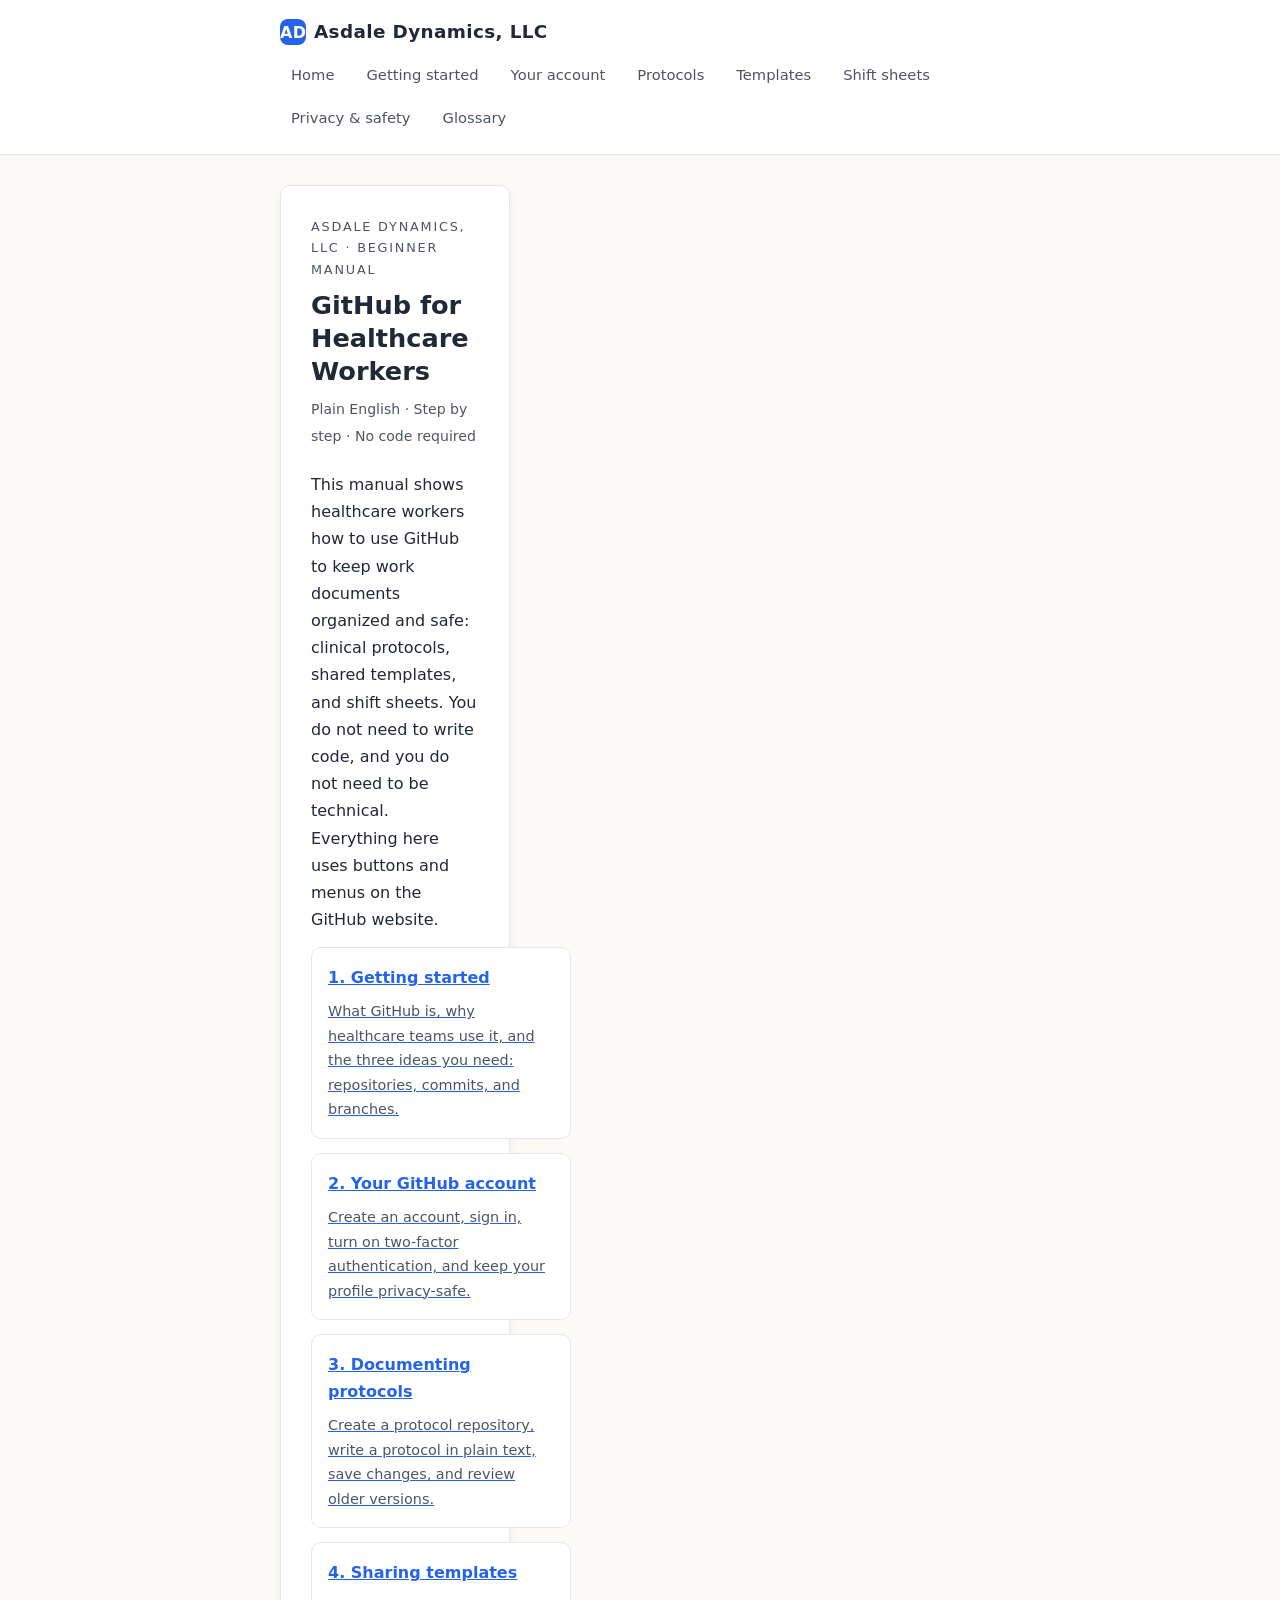
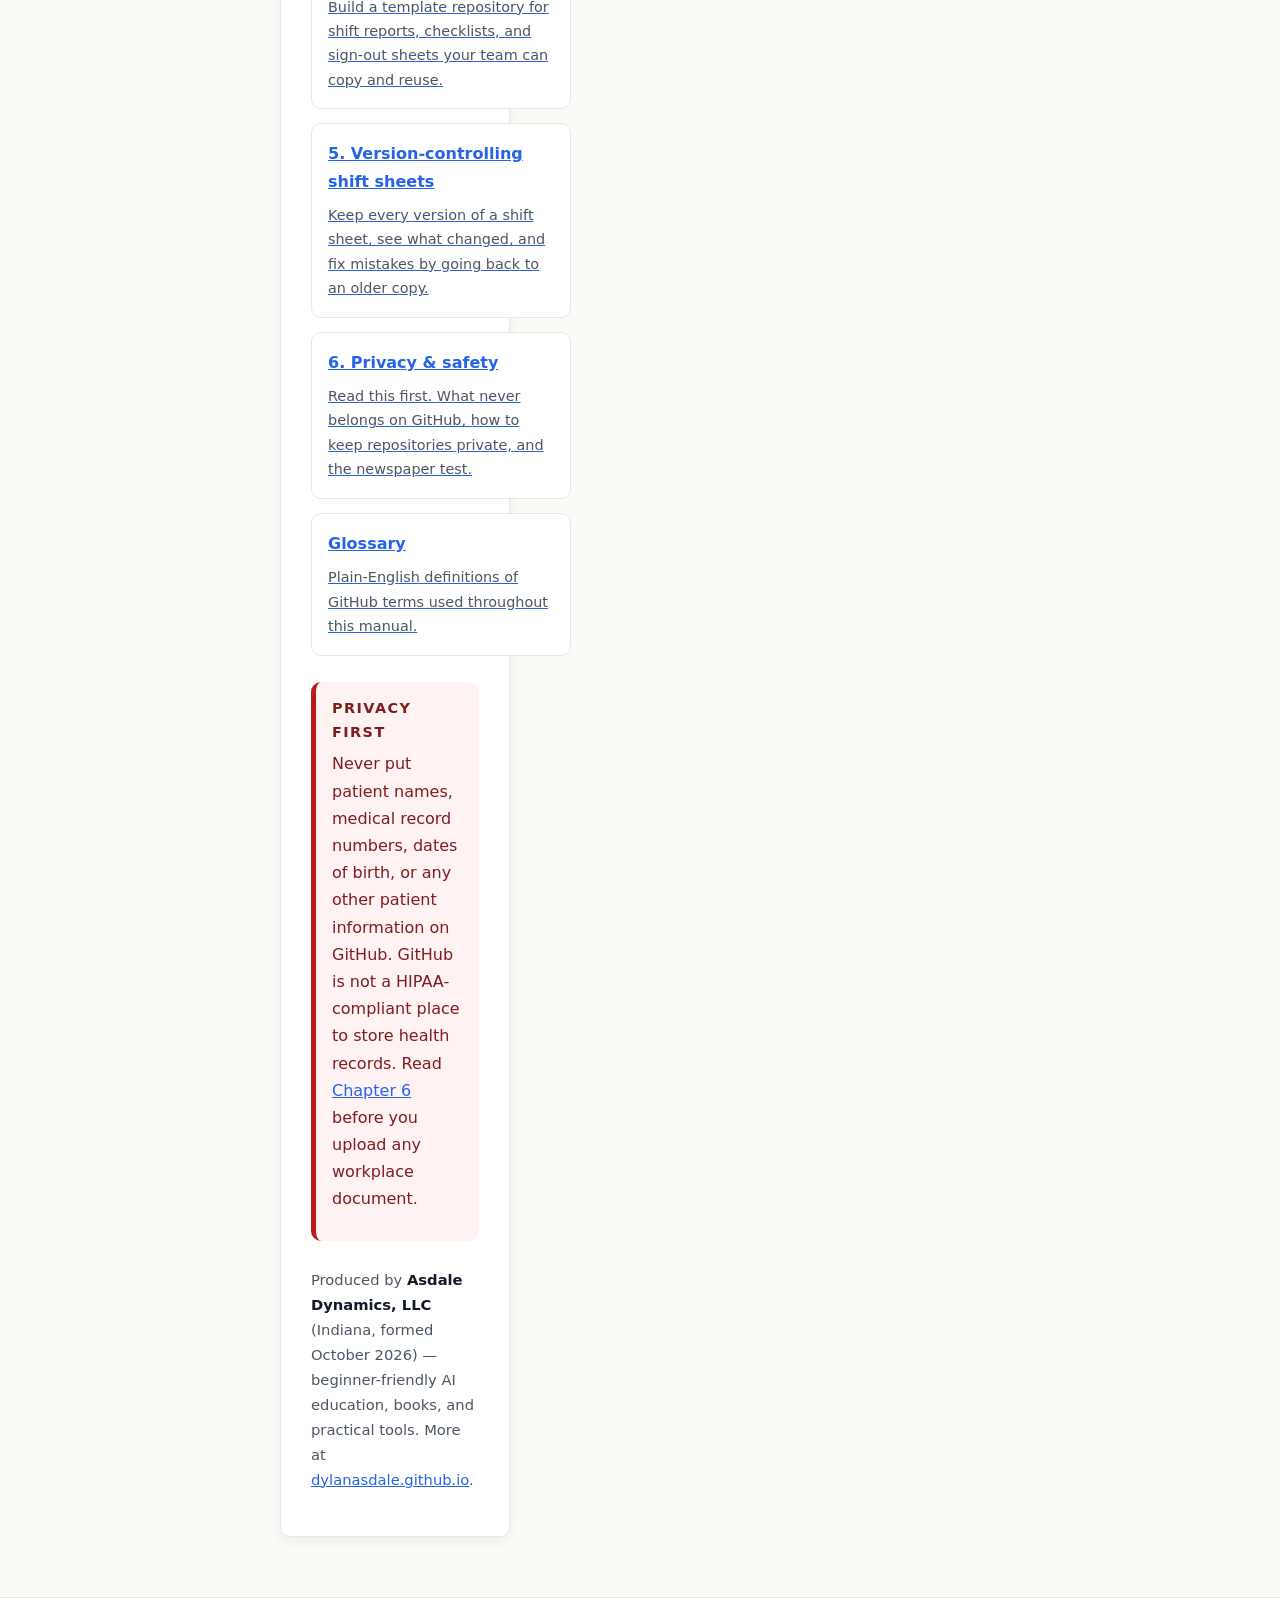
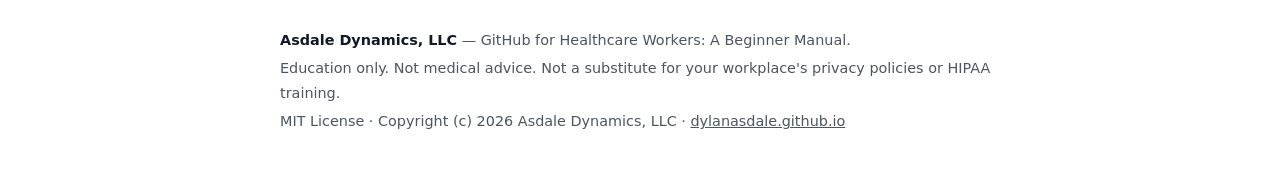
<file: site/index.html>
<!DOCTYPE html>
<html lang="en">
<head>
<meta charset="utf-8">
<meta name="viewport" content="width=device-width, initial-scale=1">
<title>GitHub for Healthcare Workers — A Beginner Manual | Asdale Dynamics, LLC</title>
<meta name="description" content="Plain English, step-by-step guide to using GitHub for healthcare workers: documenting protocols, sharing templates, version-controlling shift sheets. Privacy-safe, no code required.">
<link rel="stylesheet" href="css/style.css">
</head>
<body>
<a class="skip-link" href="#start">Skip to content</a>
<header class="site-header">
  <div class="header-inner">
    <a class="brand" href="index.html"><span class="mark">AD</span>Asdale Dynamics, LLC</a>
    <nav>
      <ul class="nav-list">
        <li><a href="index.html">Home</a></li>
        <li><a href="pages/getting-started.html">Getting started</a></li>
        <li><a href="pages/account.html">Your account</a></li>
        <li><a href="pages/protocols.html">Protocols</a></li>
        <li><a href="pages/templates.html">Templates</a></li>
        <li><a href="pages/shift-sheets.html">Shift sheets</a></li>
        <li><a href="pages/privacy.html">Privacy &amp; safety</a></li>
        <li><a href="pages/glossary.html">Glossary</a></li>
      </ul>
    </nav>
  </div>
</header>

<main class="layout">
  <article id="start">
    <header>
      <p class="kicker">Asdale Dynamics, LLC &middot; Beginner manual</p>
      <h1>GitHub for Healthcare Workers</h1>
      <time>Plain English &middot; Step by step &middot; No code required</time>
    </header>

    <p>This manual shows healthcare workers how to use GitHub to keep work
    documents organized and safe: clinical protocols, shared templates, and
    shift sheets. You do not need to write code, and you do not need to be
    technical. Everything here uses buttons and menus on the GitHub website.</p>

    <div class="chapter-grid">
      <a class="chapter-card" href="pages/getting-started.html">
        <h3>1. Getting started</h3>
        <p>What GitHub is, why healthcare teams use it, and the three ideas you need: repositories, commits, and branches.</p>
      </a>
      <a class="chapter-card" href="pages/account.html">
        <h3>2. Your GitHub account</h3>
        <p>Create an account, sign in, turn on two-factor authentication, and keep your profile privacy-safe.</p>
      </a>
      <a class="chapter-card" href="pages/protocols.html">
        <h3>3. Documenting protocols</h3>
        <p>Create a protocol repository, write a protocol in plain text, save changes, and review older versions.</p>
      </a>
      <a class="chapter-card" href="pages/templates.html">
        <h3>4. Sharing templates</h3>
        <p>Build a template repository for shift reports, checklists, and sign-out sheets your team can copy and reuse.</p>
      </a>
      <a class="chapter-card" href="pages/shift-sheets.html">
        <h3>5. Version-controlling shift sheets</h3>
        <p>Keep every version of a shift sheet, see what changed, and fix mistakes by going back to an older copy.</p>
      </a>
      <a class="chapter-card" href="pages/privacy.html">
        <h3>6. Privacy &amp; safety</h3>
        <p>Read this first. What never belongs on GitHub, how to keep repositories private, and the newspaper test.</p>
      </a>
      <a class="chapter-card" href="pages/glossary.html">
        <h3>Glossary</h3>
        <p>Plain-English definitions of GitHub terms used throughout this manual.</p>
      </a>
    </div>

    <div class="callout privacy" style="margin-top:26px">
      <div class="title">Privacy first</div>
      <p>Never put patient names, medical record numbers, dates of birth, or any
      other patient information on GitHub. GitHub is not a HIPAA-compliant place
      to store health records. Read <a href="pages/privacy.html">Chapter 6</a>
      before you upload any workplace document.</p>
    </div>

    <p style="margin-top:26px;color:var(--muted);font-size:0.92rem">
      Produced by <strong>Asdale Dynamics, LLC</strong> (Indiana, formed October
      2026) &mdash; beginner-friendly AI education, books, and practical tools.
      More at <a href="https://dylanasdale.github.io" target="_blank" rel="noopener">dylanasdale.github.io</a>.
    </p>
  </article>
</main>

<footer class="site-footer">
  <div class="footer-inner">
    <p><strong>Asdale Dynamics, LLC</strong> &mdash; GitHub for Healthcare Workers: A Beginner Manual.</p>
    <p>Education only. Not medical advice. Not a substitute for your workplace's privacy policies or HIPAA training.</p>
    <p>MIT License &middot; Copyright (c) 2026 Asdale Dynamics, LLC &middot;
    <a href="https://dylanasdale.github.io" target="_blank" rel="noopener">dylanasdale.github.io</a></p>
  </div>
</footer>
</body>
</html>
</file>
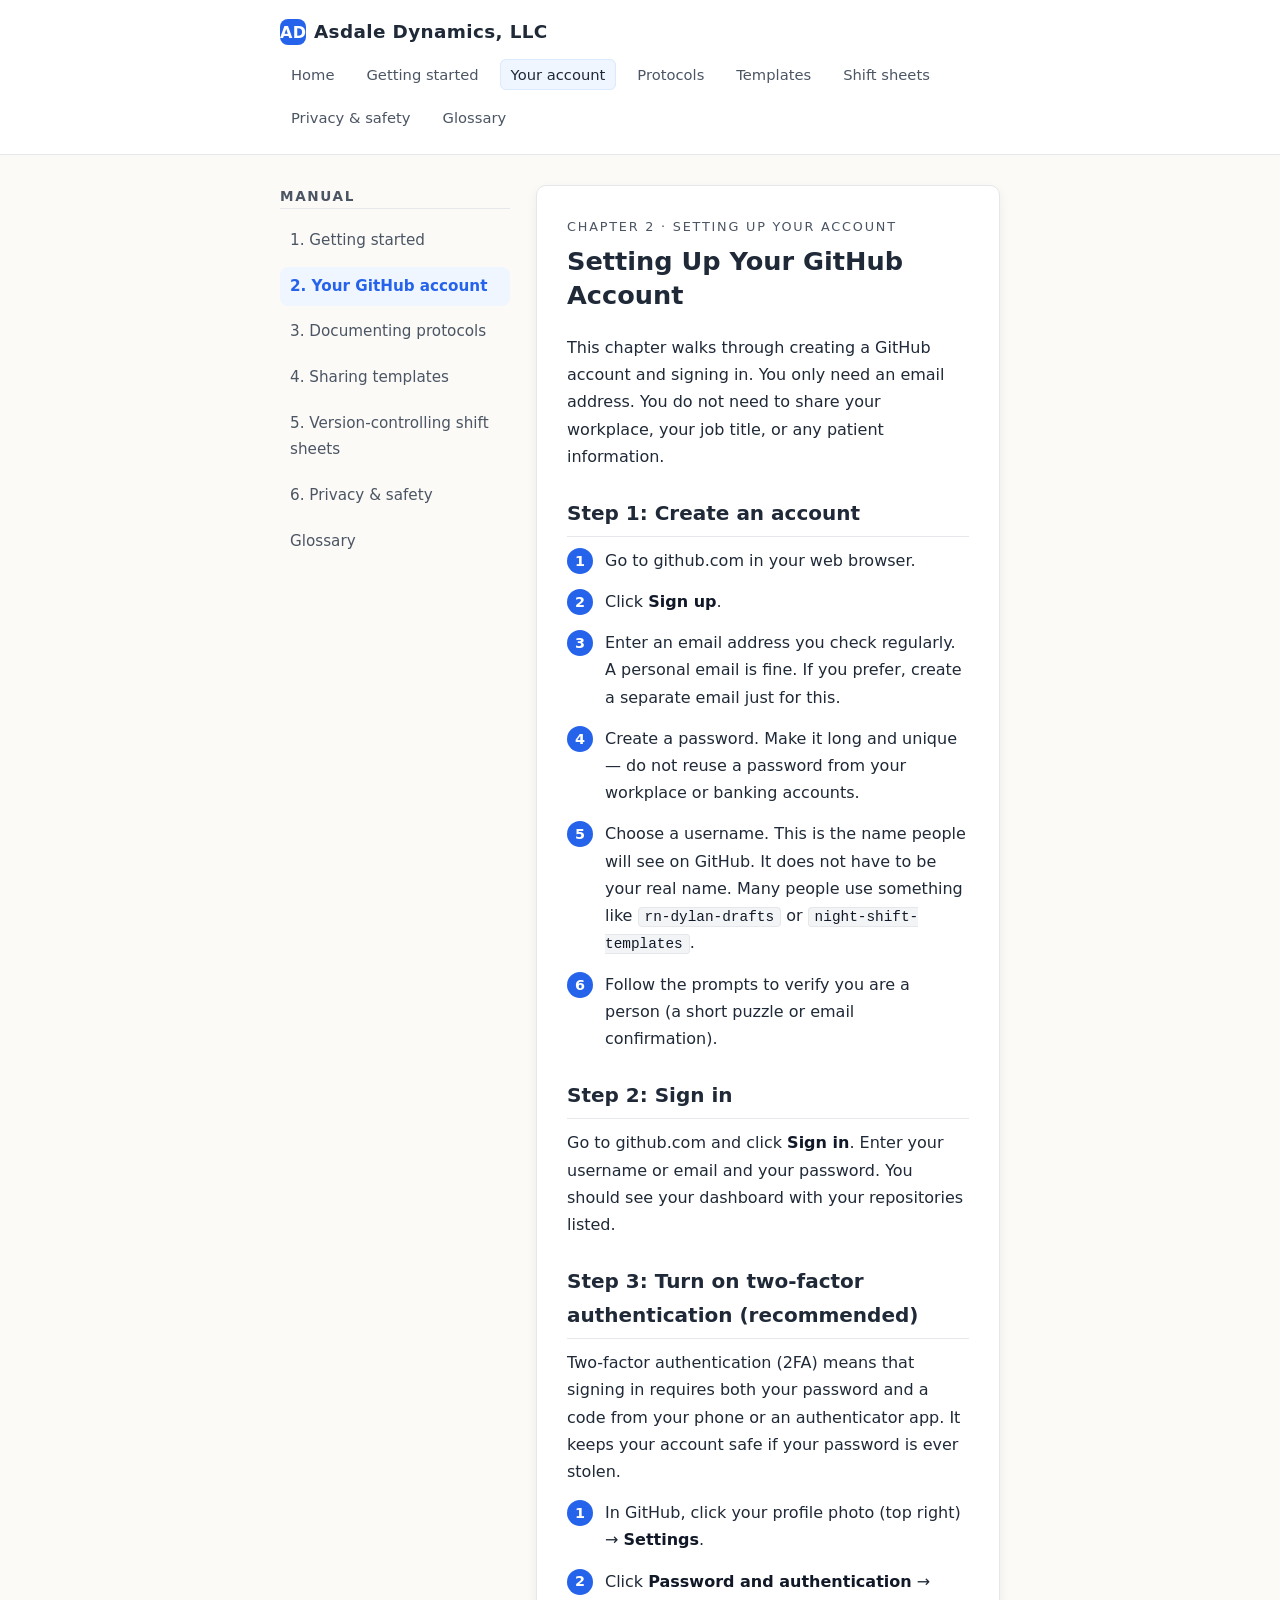
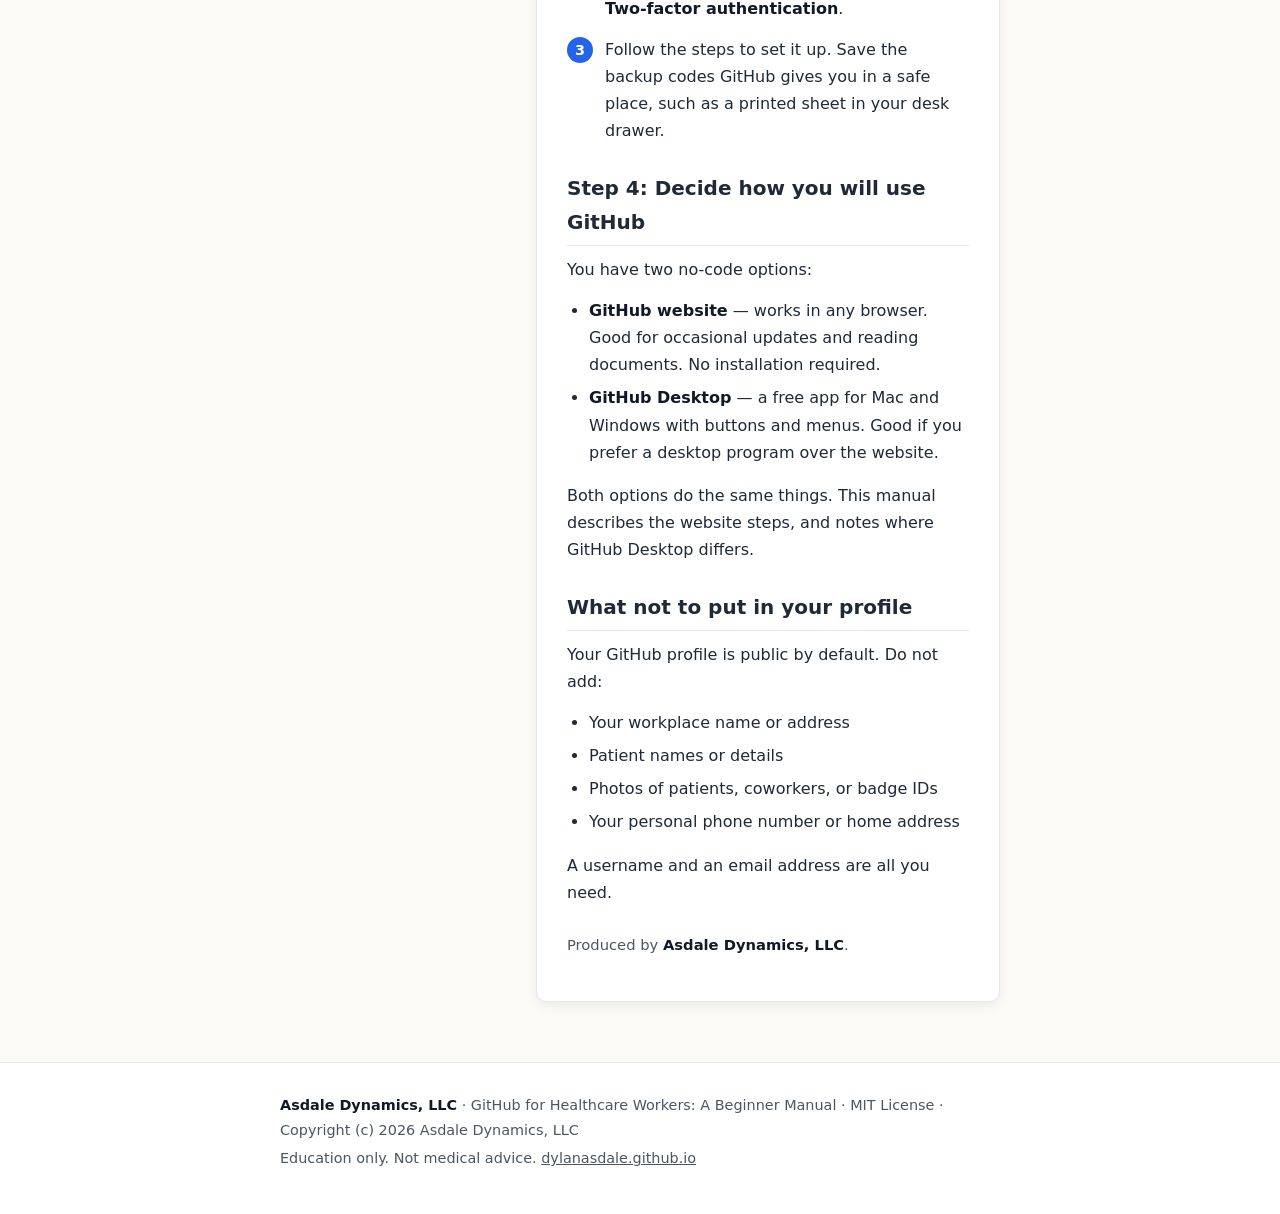
<file: site/pages/account.html>
<!DOCTYPE html>
<html lang="en">
<head>
<meta charset="utf-8">
<meta name="viewport" content="width=device-width, initial-scale=1">
<title>2. Your GitHub Account &middot; GitHub for Healthcare Workers</title>
<link rel="stylesheet" href="../css/style.css">
</head>
<body>
<a class="skip-link" href="#start">Skip to content</a>
<header class="site-header">
  <div class="header-inner">
    <a class="brand" href="../index.html"><span class="mark">AD</span>Asdale Dynamics, LLC</a>
    <nav>
      <ul class="nav-list">
        <li><a href="../index.html">Home</a></li>
        <li><a href="getting-started.html">Getting started</a></li>
        <li><a href="account.html" class="active">Your account</a></li>
        <li><a href="protocols.html">Protocols</a></li>
        <li><a href="templates.html">Templates</a></li>
        <li><a href="shift-sheets.html">Shift sheets</a></li>
        <li><a href="privacy.html">Privacy &amp; safety</a></li>
        <li><a href="glossary.html">Glossary</a></li>
      </ul>
    </nav>
  </div>
</header>

<main class="layout">
  <aside class="sidebar">
    <h2>Manual</h2>
    <ul>
      <li><a href="getting-started.html">1. Getting started</a></li>
      <li><a href="account.html" class="active">2. Your GitHub account</a></li>
      <li><a href="protocols.html">3. Documenting protocols</a></li>
      <li><a href="templates.html">4. Sharing templates</a></li>
      <li><a href="shift-sheets.html">5. Version-controlling shift sheets</a></li>
      <li><a href="privacy.html">6. Privacy &amp; safety</a></li>
      <li><a href="glossary.html">Glossary</a></li>
    </ul>
  </aside>

  <article id="start">
    <header>
      <p class="kicker">Chapter 2 &middot; Setting up your account</p>
      <h1>Setting Up Your GitHub Account</h1>
    </header>

    <p>This chapter walks through creating a GitHub account and signing in. You
    only need an email address. You do not need to share your workplace, your
    job title, or any patient information.</p>

    <h2>Step 1: Create an account</h2>
    <ol class="steps">
      <li>Go to github.com in your web browser.</li>
      <li>Click <strong>Sign up</strong>.</li>
      <li>Enter an email address you check regularly. A personal email is fine.
      If you prefer, create a separate email just for this.</li>
      <li>Create a password. Make it long and unique &mdash; do not reuse a
      password from your workplace or banking accounts.</li>
      <li>Choose a username. This is the name people will see on GitHub. It does
      not have to be your real name. Many people use something like
      <code>rn-dylan-drafts</code> or <code>night-shift-templates</code>.</li>
      <li>Follow the prompts to verify you are a person (a short puzzle or email
      confirmation).</li>
    </ol>

    <h2>Step 2: Sign in</h2>
    <p>Go to github.com and click <strong>Sign in</strong>. Enter your username
    or email and your password. You should see your dashboard with your
    repositories listed.</p>

    <h2>Step 3: Turn on two-factor authentication (recommended)</h2>
    <p>Two-factor authentication (2FA) means that signing in requires both your
    password and a code from your phone or an authenticator app. It keeps your
    account safe if your password is ever stolen.</p>
    <ol class="steps">
      <li>In GitHub, click your profile photo (top right) &rarr; <strong>Settings</strong>.</li>
      <li>Click <strong>Password and authentication</strong> &rarr;
      <strong>Two-factor authentication</strong>.</li>
      <li>Follow the steps to set it up. Save the backup codes GitHub gives you
      in a safe place, such as a printed sheet in your desk drawer.</li>
    </ol>

    <h2>Step 4: Decide how you will use GitHub</h2>
    <p>You have two no-code options:</p>
    <ul>
      <li><strong>GitHub website</strong> &mdash; works in any browser. Good for
      occasional updates and reading documents. No installation required.</li>
      <li><strong>GitHub Desktop</strong> &mdash; a free app for Mac and Windows
      with buttons and menus. Good if you prefer a desktop program over the
      website.</li>
    </ul>
    <p>Both options do the same things. This manual describes the website steps,
    and notes where GitHub Desktop differs.</p>

    <h2>What not to put in your profile</h2>
    <p>Your GitHub profile is public by default. Do not add:</p>
    <ul>
      <li>Your workplace name or address</li>
      <li>Patient names or details</li>
      <li>Photos of patients, coworkers, or badge IDs</li>
      <li>Your personal phone number or home address</li>
    </ul>
    <p>A username and an email address are all you need.</p>

    <p style="margin-top:26px;color:var(--muted);font-size:0.92rem">
      Produced by <strong>Asdale Dynamics, LLC</strong>.
    </p>
  </article>
</main>

<footer class="site-footer">
  <div class="footer-inner">
    <p><strong>Asdale Dynamics, LLC</strong> &middot; GitHub for Healthcare Workers: A Beginner Manual &middot; MIT License &middot; Copyright (c) 2026 Asdale Dynamics, LLC</p>
    <p>Education only. Not medical advice. <a href="https://dylanasdale.github.io" target="_blank" rel="noopener">dylanasdale.github.io</a></p>
  </div>
</footer>
</body>
</html>
</file>
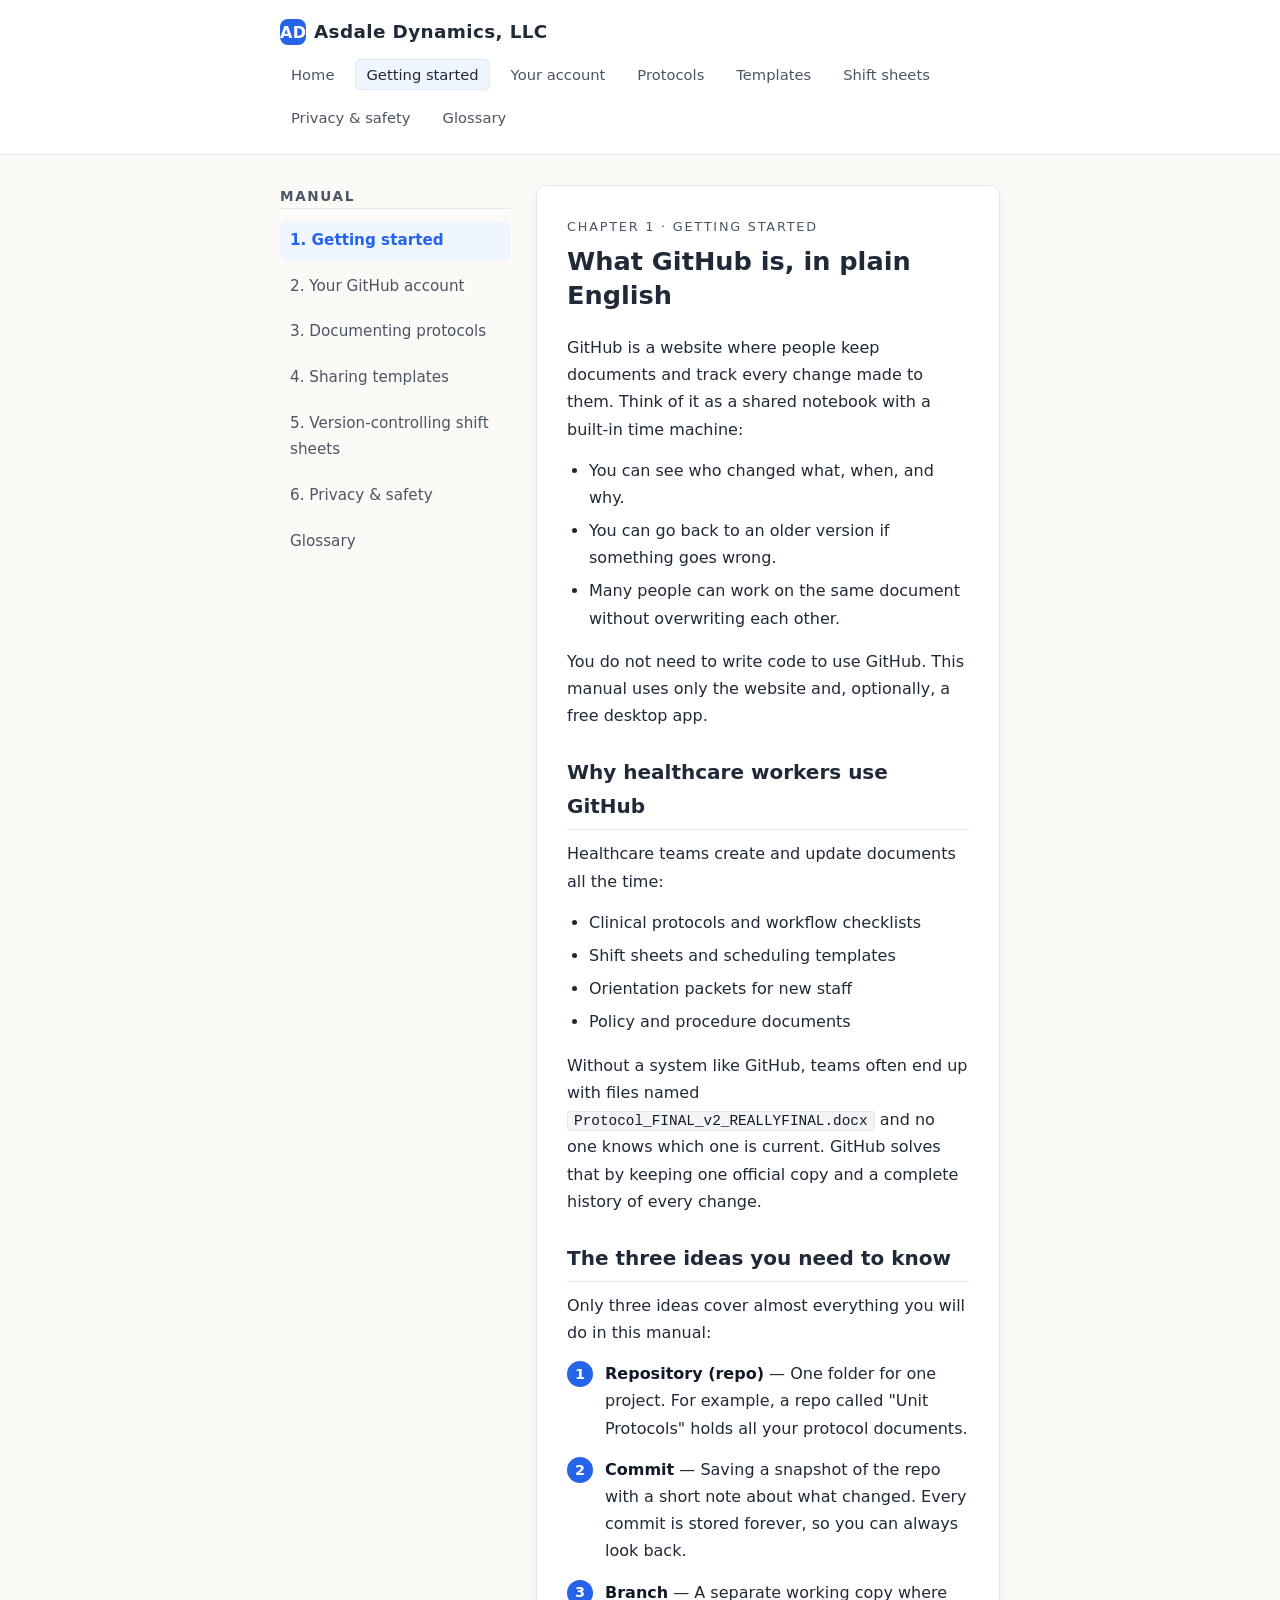
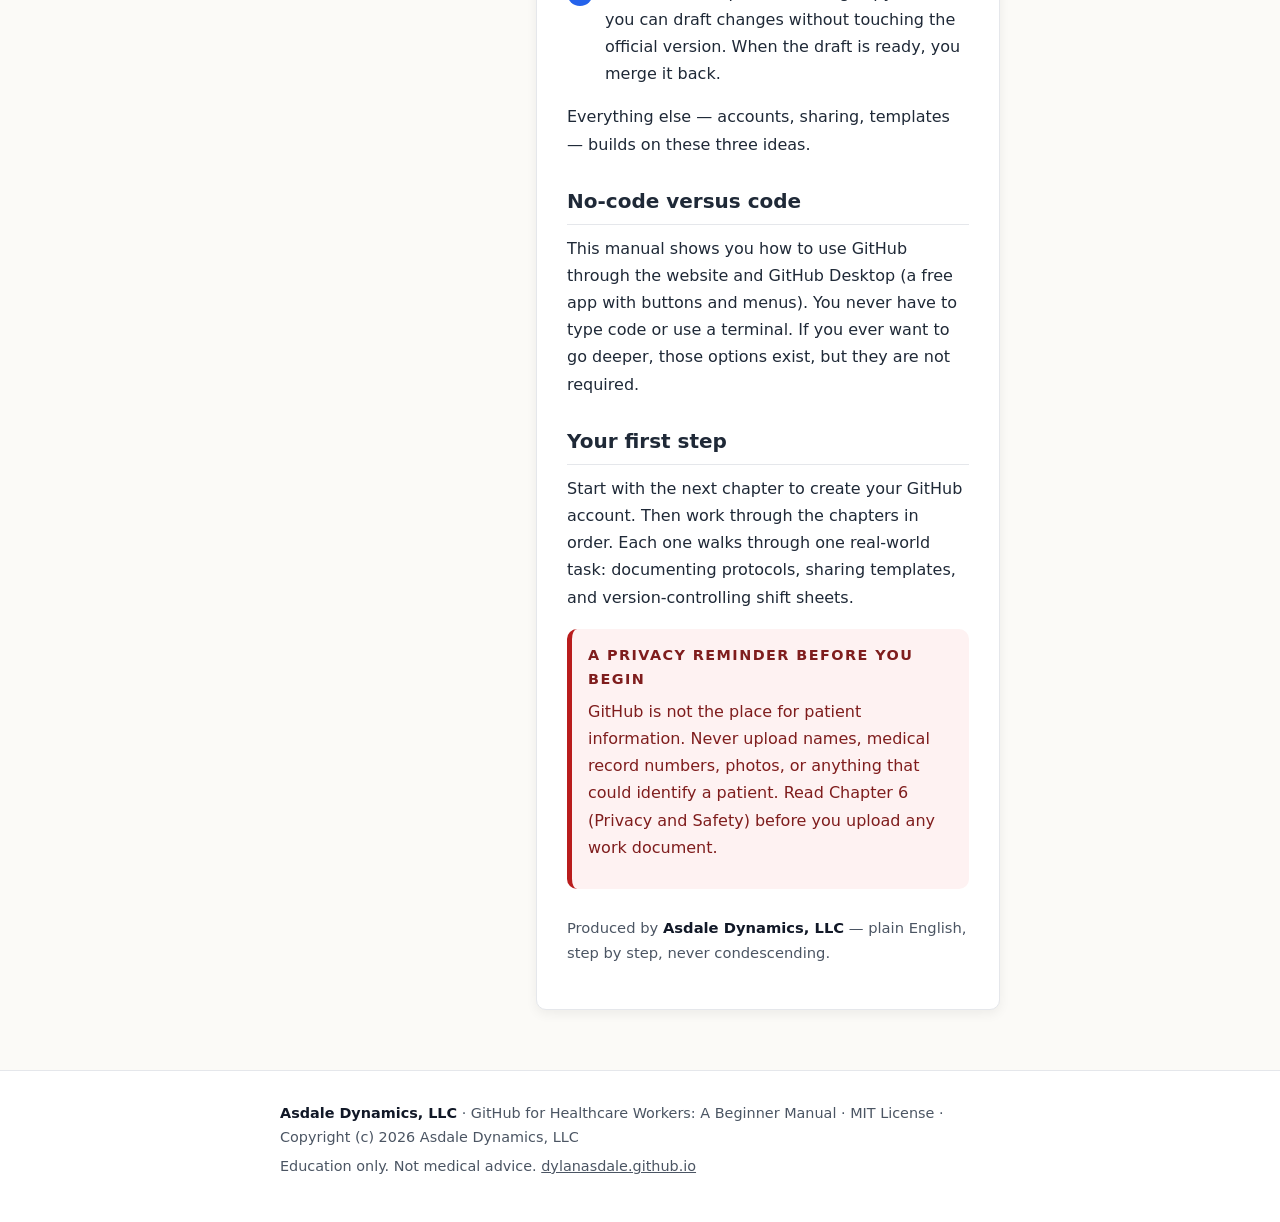
<file: site/pages/getting-started.html>
<!DOCTYPE html>
<html lang="en">
<head>
<meta charset="utf-8">
<meta name="viewport" content="width=device-width, initial-scale=1">
<title>1. Getting Started &middot; GitHub for Healthcare Workers</title>
<link rel="stylesheet" href="../css/style.css">
</head>
<body>
<a class="skip-link" href="#start">Skip to content</a>
<header class="site-header">
  <div class="header-inner">
    <a class="brand" href="../index.html"><span class="mark">AD</span>Asdale Dynamics, LLC</a>
    <nav>
      <ul class="nav-list">
        <li><a href="../index.html">Home</a></li>
        <li><a href="getting-started.html" class="active">Getting started</a></li>
        <li><a href="account.html">Your account</a></li>
        <li><a href="protocols.html">Protocols</a></li>
        <li><a href="templates.html">Templates</a></li>
        <li><a href="shift-sheets.html">Shift sheets</a></li>
        <li><a href="privacy.html">Privacy &amp; safety</a></li>
        <li><a href="glossary.html">Glossary</a></li>
      </ul>
    </nav>
  </div>
</header>

<main class="layout">
  <aside class="sidebar">
    <h2>Manual</h2>
    <ul>
      <li><a href="getting-started.html" class="active">1. Getting started</a></li>
      <li><a href="account.html">2. Your GitHub account</a></li>
      <li><a href="protocols.html">3. Documenting protocols</a></li>
      <li><a href="templates.html">4. Sharing templates</a></li>
      <li><a href="shift-sheets.html">5. Version-controlling shift sheets</a></li>
      <li><a href="privacy.html">6. Privacy &amp; safety</a></li>
      <li><a href="glossary.html">Glossary</a></li>
    </ul>
  </aside>

  <article id="start">
    <header>
      <p class="kicker">Chapter 1 &middot; Getting started</p>
      <h1>What GitHub is, in plain English</h1>
    </header>

    <p>GitHub is a website where people keep documents and track every change
    made to them. Think of it as a shared notebook with a built-in time
    machine:</p>
    <ul>
      <li>You can see who changed what, when, and why.</li>
      <li>You can go back to an older version if something goes wrong.</li>
      <li>Many people can work on the same document without overwriting each other.</li>
    </ul>

    <p>You do not need to write code to use GitHub. This manual uses only the
    website and, optionally, a free desktop app.</p>

    <h2>Why healthcare workers use GitHub</h2>
    <p>Healthcare teams create and update documents all the time:</p>
    <ul>
      <li>Clinical protocols and workflow checklists</li>
      <li>Shift sheets and scheduling templates</li>
      <li>Orientation packets for new staff</li>
      <li>Policy and procedure documents</li>
    </ul>
    <p>Without a system like GitHub, teams often end up with files named
    <code>Protocol_FINAL_v2_REALLYFINAL.docx</code> and no one knows which one
    is current. GitHub solves that by keeping one official copy and a complete
    history of every change.</p>

    <h2>The three ideas you need to know</h2>
    <p>Only three ideas cover almost everything you will do in this manual:</p>
    <ol class="steps">
      <li><strong>Repository (repo)</strong> &mdash; One folder for one project.
      For example, a repo called "Unit Protocols" holds all your protocol documents.</li>
      <li><strong>Commit</strong> &mdash; Saving a snapshot of the repo with a
      short note about what changed. Every commit is stored forever, so you can
      always look back.</li>
      <li><strong>Branch</strong> &mdash; A separate working copy where you can
      draft changes without touching the official version. When the draft is
      ready, you merge it back.</li>
    </ol>
    <p>Everything else &mdash; accounts, sharing, templates &mdash; builds on
    these three ideas.</p>

    <h2>No-code versus code</h2>
    <p>This manual shows you how to use GitHub through the website and GitHub
    Desktop (a free app with buttons and menus). You never have to type code or
    use a terminal. If you ever want to go deeper, those options exist, but
    they are not required.</p>

    <h2>Your first step</h2>
    <p>Start with the next chapter to create your GitHub account. Then work
    through the chapters in order. Each one walks through one real-world task:
    documenting protocols, sharing templates, and version-controlling shift
    sheets.</p>

    <div class="callout privacy">
      <div class="title">A privacy reminder before you begin</div>
      <p>GitHub is not the place for patient information. Never upload names,
      medical record numbers, photos, or anything that could identify a patient.
      Read Chapter 6 (Privacy and Safety) before you upload any work document.</div>
    </div>

    <p style="margin-top:26px;color:var(--muted);font-size:0.92rem">
      Produced by <strong>Asdale Dynamics, LLC</strong> &mdash; plain English,
      step by step, never condescending.
    </p>
  </article>
</main>

<footer class="site-footer">
  <div class="footer-inner">
    <p><strong>Asdale Dynamics, LLC</strong> &middot; GitHub for Healthcare Workers: A Beginner Manual &middot; MIT License &middot; Copyright (c) 2026 Asdale Dynamics, LLC</p>
    <p>Education only. Not medical advice. <a href="https://dylanasdale.github.io" target="_blank" rel="noopener">dylanasdale.github.io</a></p>
  </div>
</footer>
</body>
</html>
</file>
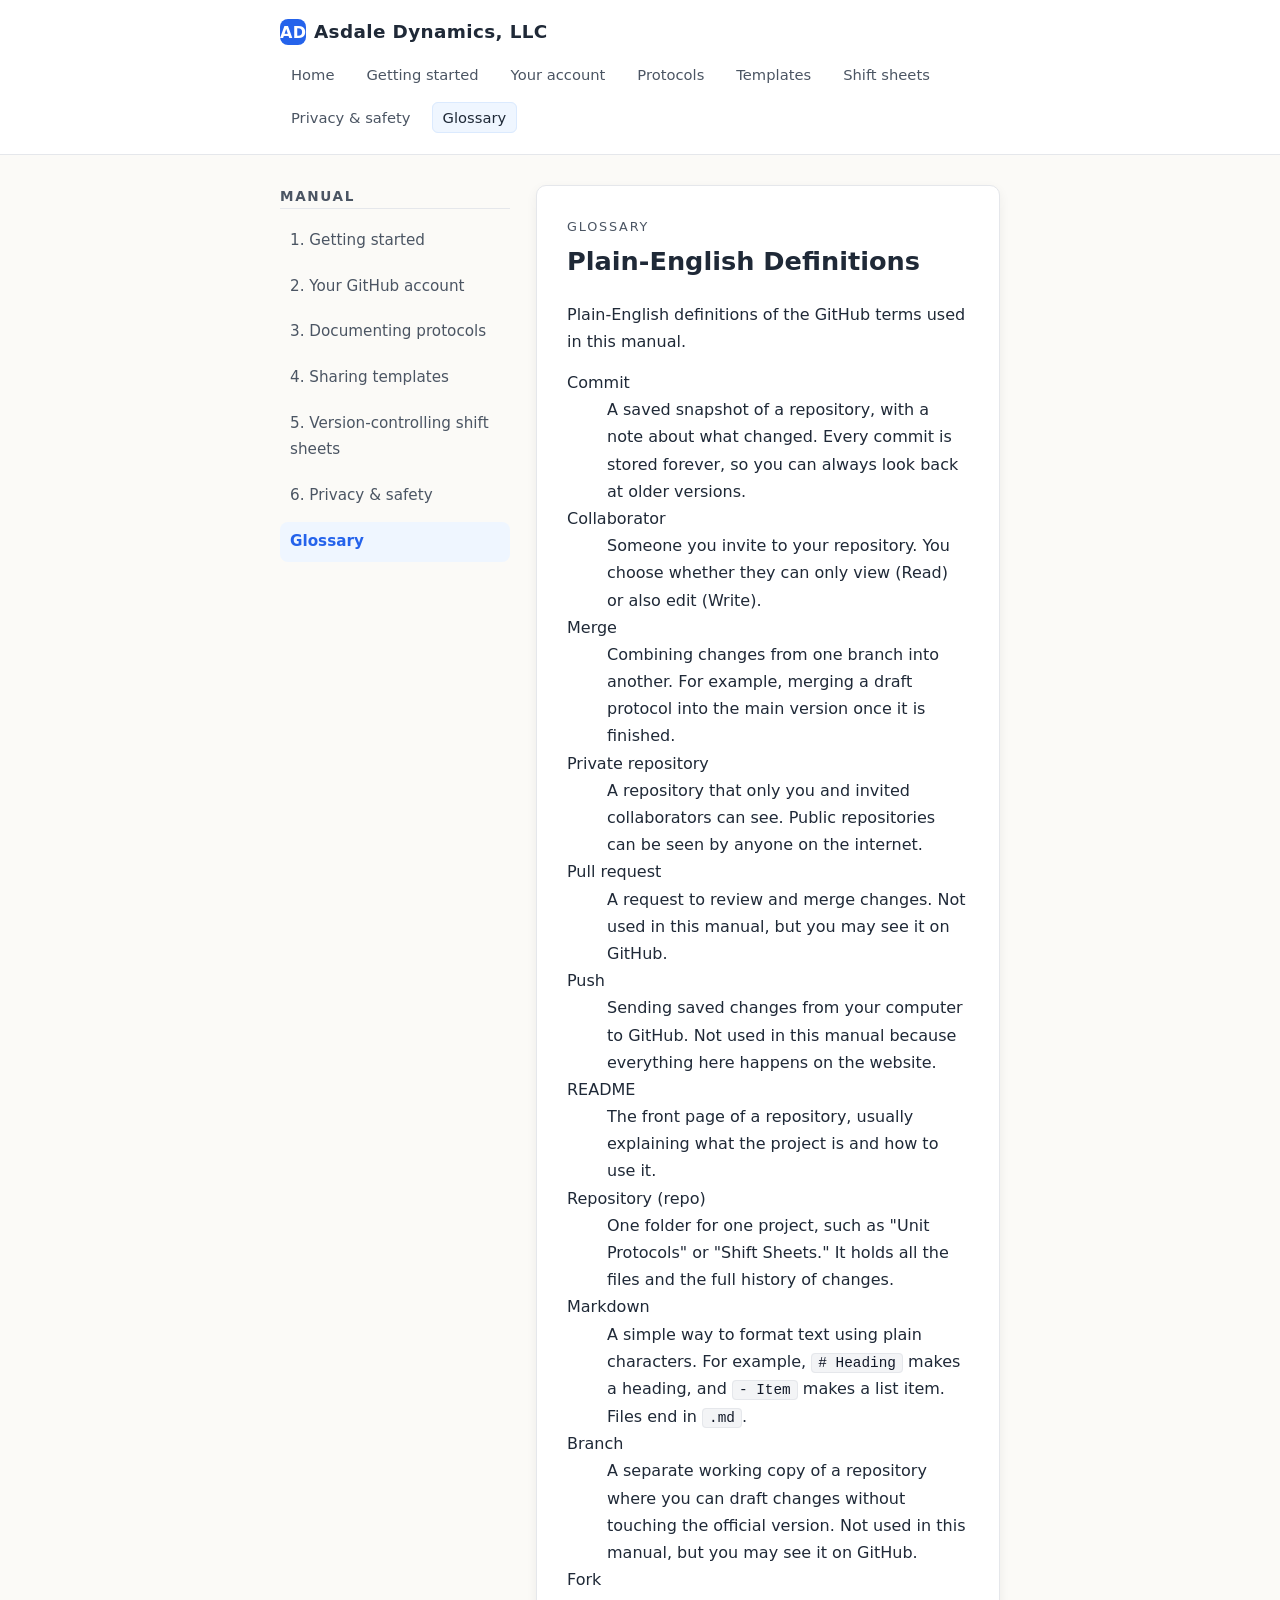
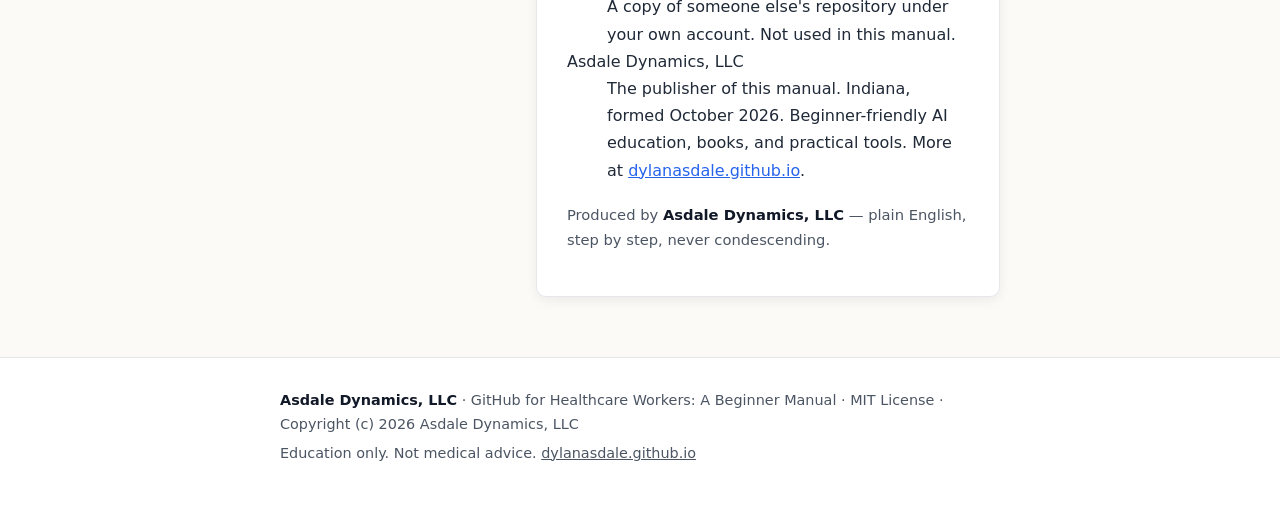
<file: site/pages/glossary.html>
<!DOCTYPE html>
<html lang="en">
<head>
<meta charset="utf-8">
<meta name="viewport" content="width=device-width, initial-scale=1">
<title>Glossary &middot; GitHub for Healthcare Workers</title>
<link rel="stylesheet" href="../css/style.css">
</head>
<body>
<a class="skip-link" href="#start">Skip to content</a>
<header class="site-header">
  <div class="header-inner">
    <a class="brand" href="../index.html"><span class="mark">AD</span>Asdale Dynamics, LLC</a>
    <nav>
      <ul class="nav-list">
        <li><a href="../index.html">Home</a></li>
        <li><a href="getting-started.html">Getting started</a></li>
        <li><a href="account.html">Your account</a></li>
        <li><a href="protocols.html">Protocols</a></li>
        <li><a href="templates.html">Templates</a></li>
        <li><a href="shift-sheets.html">Shift sheets</a></li>
        <li><a href="privacy.html">Privacy &amp; safety</a></li>
        <li><a href="glossary.html" class="active">Glossary</a></li>
      </ul>
    </nav>
  </div>
</header>

<main class="layout">
  <aside class="sidebar">
    <h2>Manual</h2>
    <ul>
      <li><a href="getting-started.html">1. Getting started</a></li>
      <li><a href="account.html">2. Your GitHub account</a></li>
      <li><a href="protocols.html">3. Documenting protocols</a></li>
      <li><a href="templates.html">4. Sharing templates</a></li>
      <li><a href="shift-sheets.html">5. Version-controlling shift sheets</a></li>
      <li><a href="privacy.html">6. Privacy &amp; safety</a></li>
      <li><a href="glossary.html" class="active">Glossary</a></li>
    </ul>
  </aside>

  <article id="start">
    <header>
      <p class="kicker">Glossary</p>
      <h1>Plain-English Definitions</h1>
    </header>

    <p>Plain-English definitions of the GitHub terms used in this manual.</p>

    <dl style="margin:0 0 18px;">
      <dt>Commit</dt>
      <dd>A saved snapshot of a repository, with a note about what changed. Every commit is stored forever, so you can always look back at older versions.</dd>

      <dt>Collaborator</dt>
      <dd>Someone you invite to your repository. You choose whether they can only view (Read) or also edit (Write).</dd>

      <dt>Merge</dt>
      <dd>Combining changes from one branch into another. For example, merging a draft protocol into the main version once it is finished.</dd>

      <dt>Private repository</dt>
      <dd>A repository that only you and invited collaborators can see. Public repositories can be seen by anyone on the internet.</dd>

      <dt>Pull request</dt>
      <dd>A request to review and merge changes. Not used in this manual, but you may see it on GitHub.</dd>

      <dt>Push</dt>
      <dd>Sending saved changes from your computer to GitHub. Not used in this manual because everything here happens on the website.</dd>

      <dt>README</dt>
      <dd>The front page of a repository, usually explaining what the project is and how to use it.</dd>

      <dt>Repository (repo)</dt>
      <dd>One folder for one project, such as "Unit Protocols" or "Shift Sheets." It holds all the files and the full history of changes.</dd>

      <dt>Markdown</dt>
      <dd>A simple way to format text using plain characters. For example, <code># Heading</code> makes a heading, and <code>- Item</code> makes a list item. Files end in <code>.md</code>.</dd>

      <dt>Branch</dt>
      <dd>A separate working copy of a repository where you can draft changes without touching the official version. Not used in this manual, but you may see it on GitHub.</dd>

      <dt>Fork</dt>
      <dd>A copy of someone else's repository under your own account. Not used in this manual.</dd>

      <dt>Asdale Dynamics, LLC</dt>
      <dd>The publisher of this manual. Indiana, formed October 2026. Beginner-friendly AI education, books, and practical tools. More at <a href="https://dylanasdale.github.io" target="_blank" rel="noopener">dylanasdale.github.io</a>.</dd>
    </dl>

    <p style="color:var(--muted);font-size:0.92rem">
      Produced by <strong>Asdale Dynamics, LLC</strong> &mdash; plain English,
      step by step, never condescending.
    </p>
  </article>
</main>

<footer class="site-footer">
  <div class="footer-inner">
    <p><strong>Asdale Dynamics, LLC</strong> &middot; GitHub for Healthcare Workers: A Beginner Manual &middot; MIT License &middot; Copyright (c) 2026 Asdale Dynamics, LLC</p>
    <p>Education only. Not medical advice. <a href="https://dylanasdale.github.io" target="_blank" rel="noopener">dylanasdale.github.io</a></p>
  </div>
</footer>
</body>
</html>
</file>
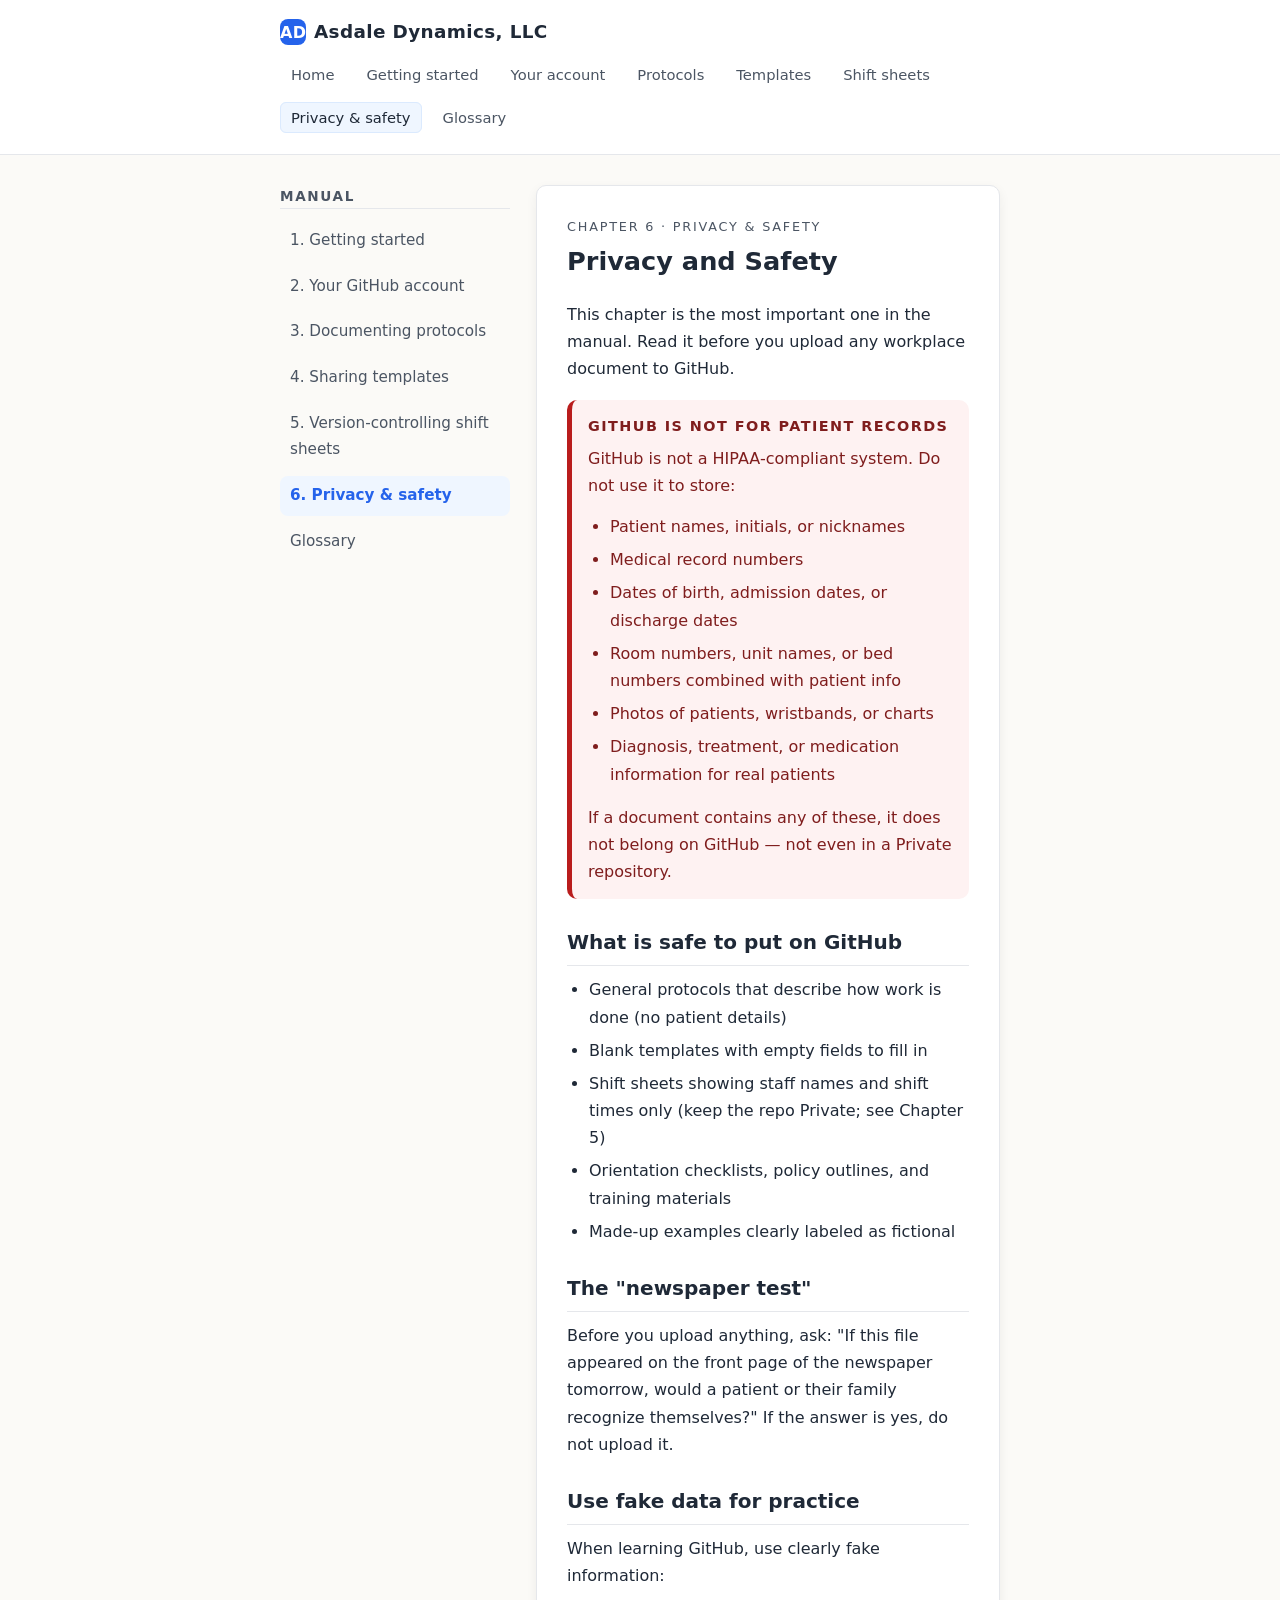
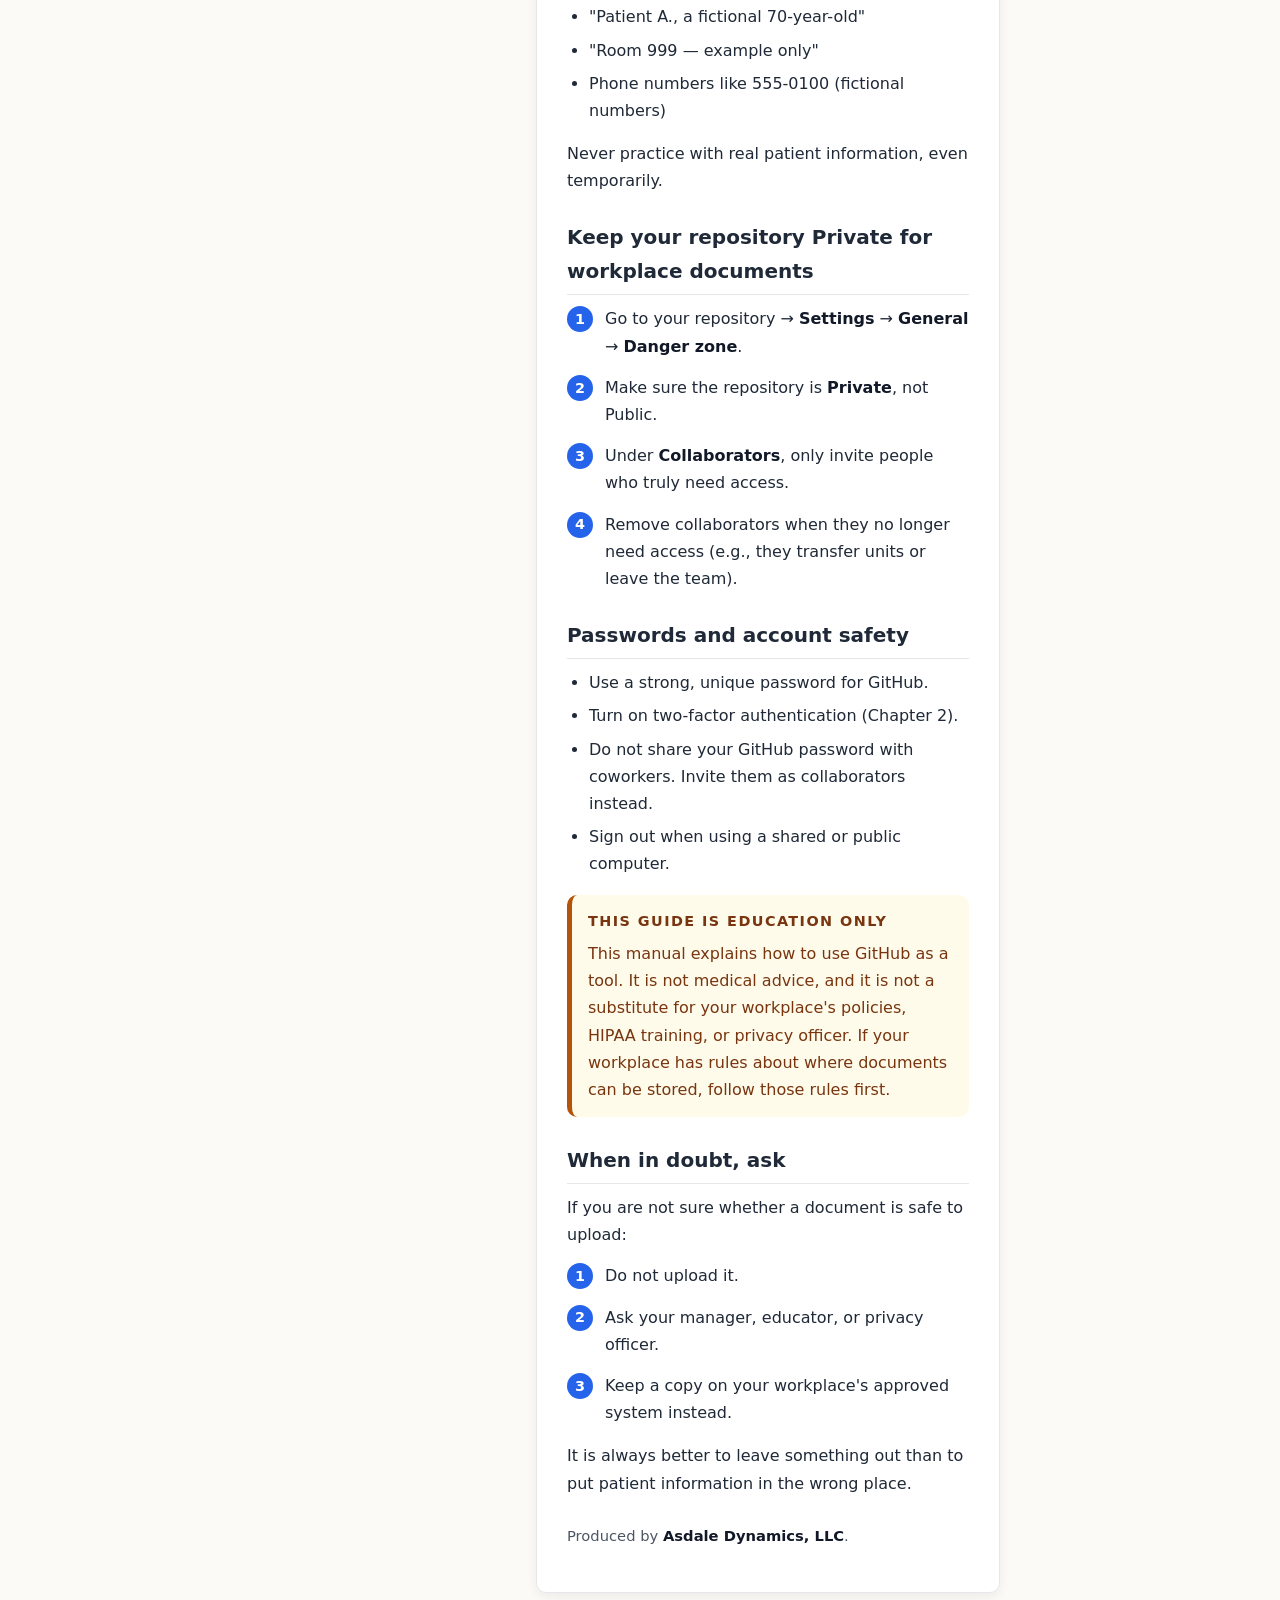
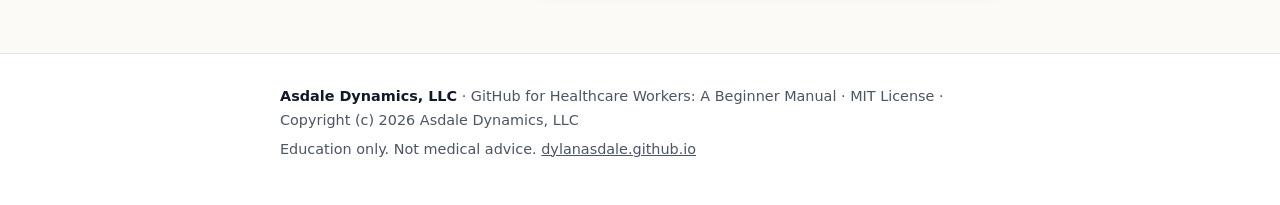
<file: site/pages/privacy.html>
<!DOCTYPE html>
<html lang="en">
<head>
<meta charset="utf-8">
<meta name="viewport" content="width=device-width, initial-scale=1">
<title>6. Privacy &amp; Safety &middot; GitHub for Healthcare Workers</title>
<link rel="stylesheet" href="../css/style.css">
</head>
<body>
<a class="skip-link" href="#start">Skip to content</a>
<header class="site-header">
  <div class="header-inner">
    <a class="brand" href="../index.html"><span class="mark">AD</span>Asdale Dynamics, LLC</a>
    <nav>
      <ul class="nav-list">
        <li><a href="../index.html">Home</a></li>
        <li><a href="getting-started.html">Getting started</a></li>
        <li><a href="account.html">Your account</a></li>
        <li><a href="protocols.html">Protocols</a></li>
        <li><a href="templates.html">Templates</a></li>
        <li><a href="shift-sheets.html">Shift sheets</a></li>
        <li><a href="privacy.html" class="active">Privacy &amp; safety</a></li>
        <li><a href="glossary.html">Glossary</a></li>
      </ul>
    </nav>
  </div>
</header>

<main class="layout">
  <aside class="sidebar">
    <h2>Manual</h2>
    <ul>
      <li><a href="getting-started.html">1. Getting started</a></li>
      <li><a href="account.html">2. Your GitHub account</a></li>
      <li><a href="protocols.html">3. Documenting protocols</a></li>
      <li><a href="templates.html">4. Sharing templates</a></li>
      <li><a href="shift-sheets.html">5. Version-controlling shift sheets</a></li>
      <li><a href="privacy.html" class="active">6. Privacy &amp; safety</a></li>
      <li><a href="glossary.html">Glossary</a></li>
    </ul>
  </aside>

  <article id="start">
    <header>
      <p class="kicker">Chapter 6 &middot; Privacy &amp; safety</p>
      <h1>Privacy and Safety</h1>
    </header>

    <p>This chapter is the most important one in the manual. Read it before you
    upload any workplace document to GitHub.</p>

    <div class="callout privacy">
      <div class="title">GitHub is not for patient records</div>
      <p>GitHub is not a HIPAA-compliant system. Do not use it to store:</p>
      <ul>
        <li>Patient names, initials, or nicknames</li>
        <li>Medical record numbers</li>
        <li>Dates of birth, admission dates, or discharge dates</li>
        <li>Room numbers, unit names, or bed numbers combined with patient info</li>
        <li>Photos of patients, wristbands, or charts</li>
        <li>Diagnosis, treatment, or medication information for real patients</li>
      </ul>
      <p style="margin:0">If a document contains any of these, it does not belong on GitHub &mdash; not even in a Private repository.</p>
    </div>

    <h2>What is safe to put on GitHub</h2>
    <ul>
      <li>General protocols that describe how work is done (no patient details)</li>
      <li>Blank templates with empty fields to fill in</li>
      <li>Shift sheets showing staff names and shift times only (keep the repo Private; see Chapter 5)</li>
      <li>Orientation checklists, policy outlines, and training materials</li>
      <li>Made-up examples clearly labeled as fictional</li>
    </ul>

    <h2>The "newspaper test"</h2>
    <p>Before you upload anything, ask: "If this file appeared on the front
    page of the newspaper tomorrow, would a patient or their family recognize
    themselves?" If the answer is yes, do not upload it.</p>

    <h2>Use fake data for practice</h2>
    <p>When learning GitHub, use clearly fake information:</p>
    <ul>
      <li>"Patient A., a fictional 70-year-old"</li>
      <li>"Room 999 — example only"</li>
      <li>Phone numbers like 555-0100 (fictional numbers)</li>
    </ul>
    <p>Never practice with real patient information, even temporarily.</p>

    <h2>Keep your repository Private for workplace documents</h2>
    <ol class="steps">
      <li>Go to your repository &rarr; <strong>Settings</strong> &rarr;
      <strong>General</strong> &rarr; <strong>Danger zone</strong>.</li>
      <li>Make sure the repository is <strong>Private</strong>, not Public.</li>
      <li>Under <strong>Collaborators</strong>, only invite people who truly need access.</li>
      <li>Remove collaborators when they no longer need access (e.g., they transfer units or leave the team).</li>
    </ol>

    <h2>Passwords and account safety</h2>
    <ul>
      <li>Use a strong, unique password for GitHub.</li>
      <li>Turn on two-factor authentication (Chapter 2).</li>
      <li>Do not share your GitHub password with coworkers. Invite them as collaborators instead.</li>
      <li>Sign out when using a shared or public computer.</li>
    </ul>

    <div class="callout warn">
      <div class="title">This guide is education only</div>
      <p style="margin:0">This manual explains how to use GitHub as a tool. It
      is not medical advice, and it is not a substitute for your workplace's
      policies, HIPAA training, or privacy officer. If your workplace has rules
      about where documents can be stored, follow those rules first.</p>
    </div>

    <h2>When in doubt, ask</h2>
    <p>If you are not sure whether a document is safe to upload:</p>
    <ol class="steps">
      <li>Do not upload it.</li>
      <li>Ask your manager, educator, or privacy officer.</li>
      <li>Keep a copy on your workplace's approved system instead.</li>
    </ol>
    <p>It is always better to leave something out than to put patient
    information in the wrong place.</p>

    <p style="margin-top:26px;color:var(--muted);font-size:0.92rem">
      Produced by <strong>Asdale Dynamics, LLC</strong>.
    </p>
  </article>
</main>

<footer class="site-footer">
  <div class="footer-inner">
    <p><strong>Asdale Dynamics, LLC</strong> &middot; GitHub for Healthcare Workers: A Beginner Manual &middot; MIT License &middot; Copyright (c) 2026 Asdale Dynamics, LLC</p>
    <p>Education only. Not medical advice. <a href="https://dylanasdale.github.io" target="_blank" rel="noopener">dylanasdale.github.io</a></p>
  </div>
</footer>
</body>
</html>
</file>
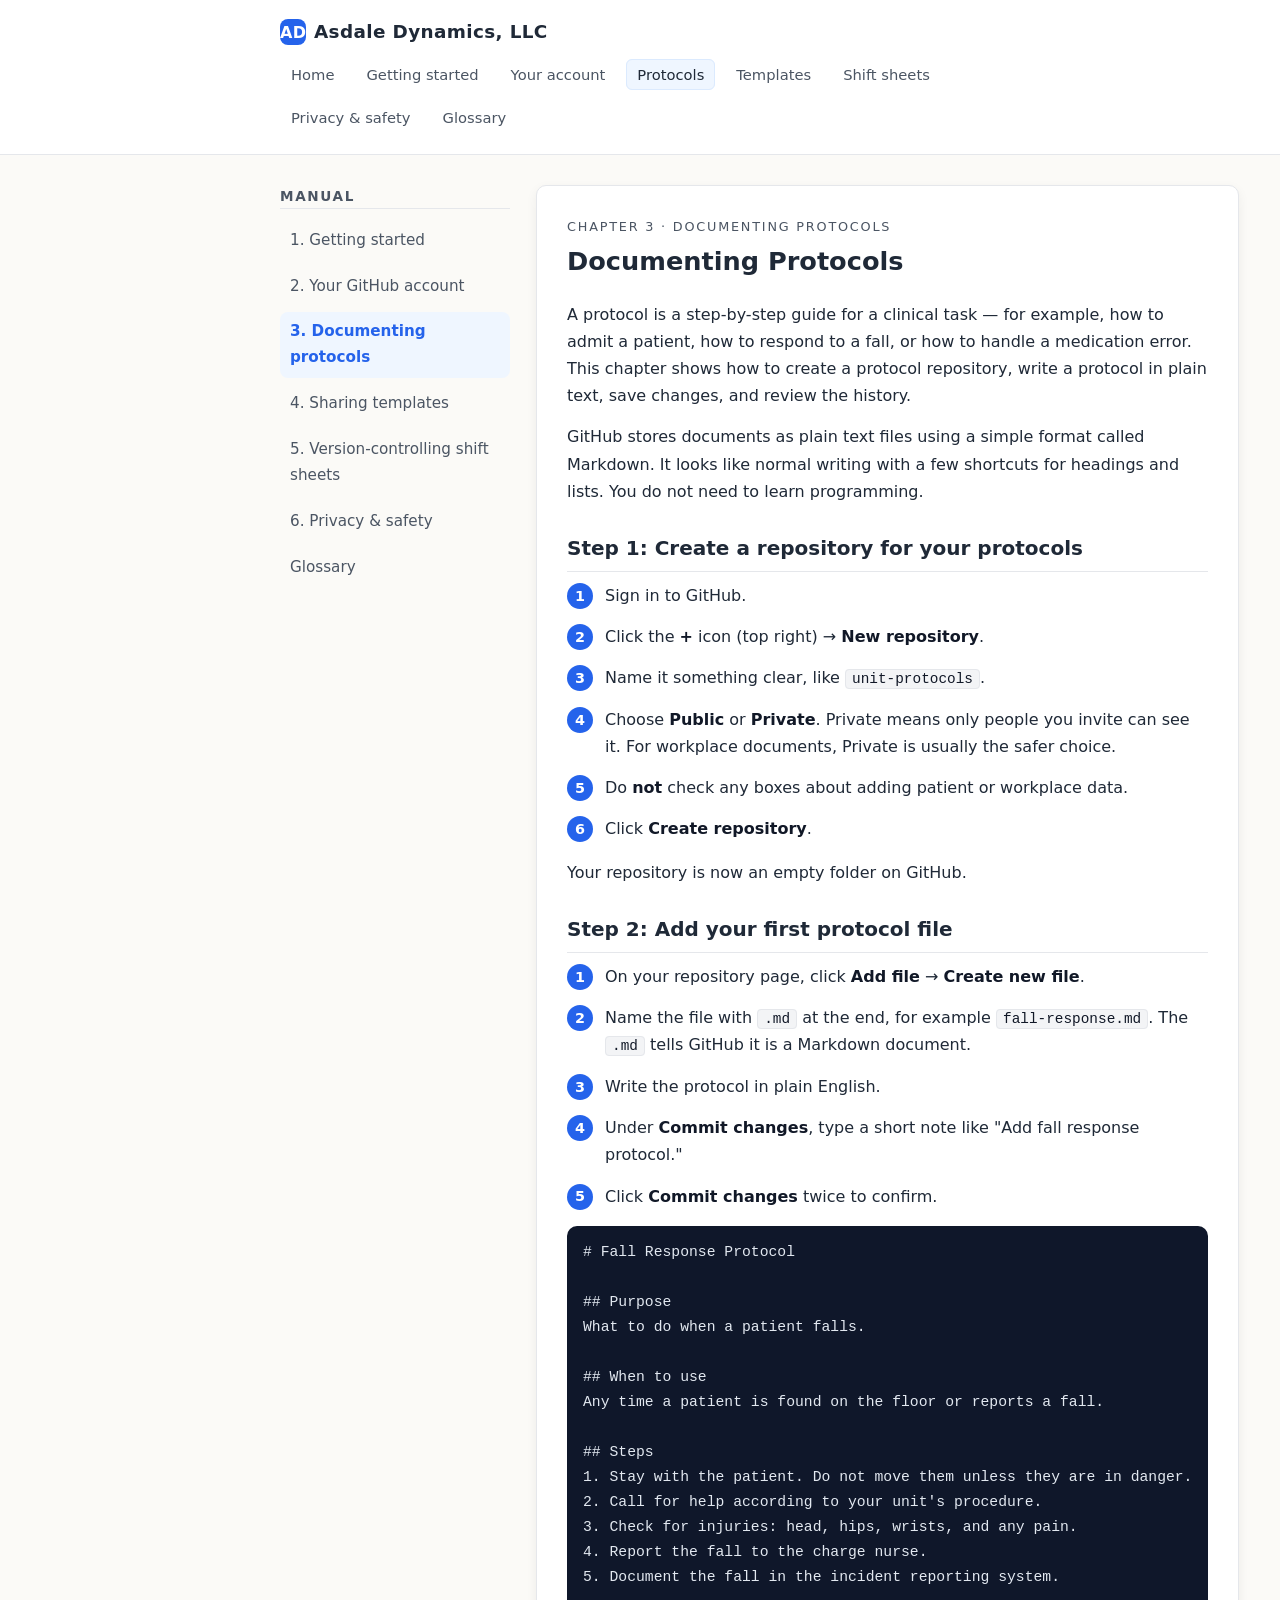
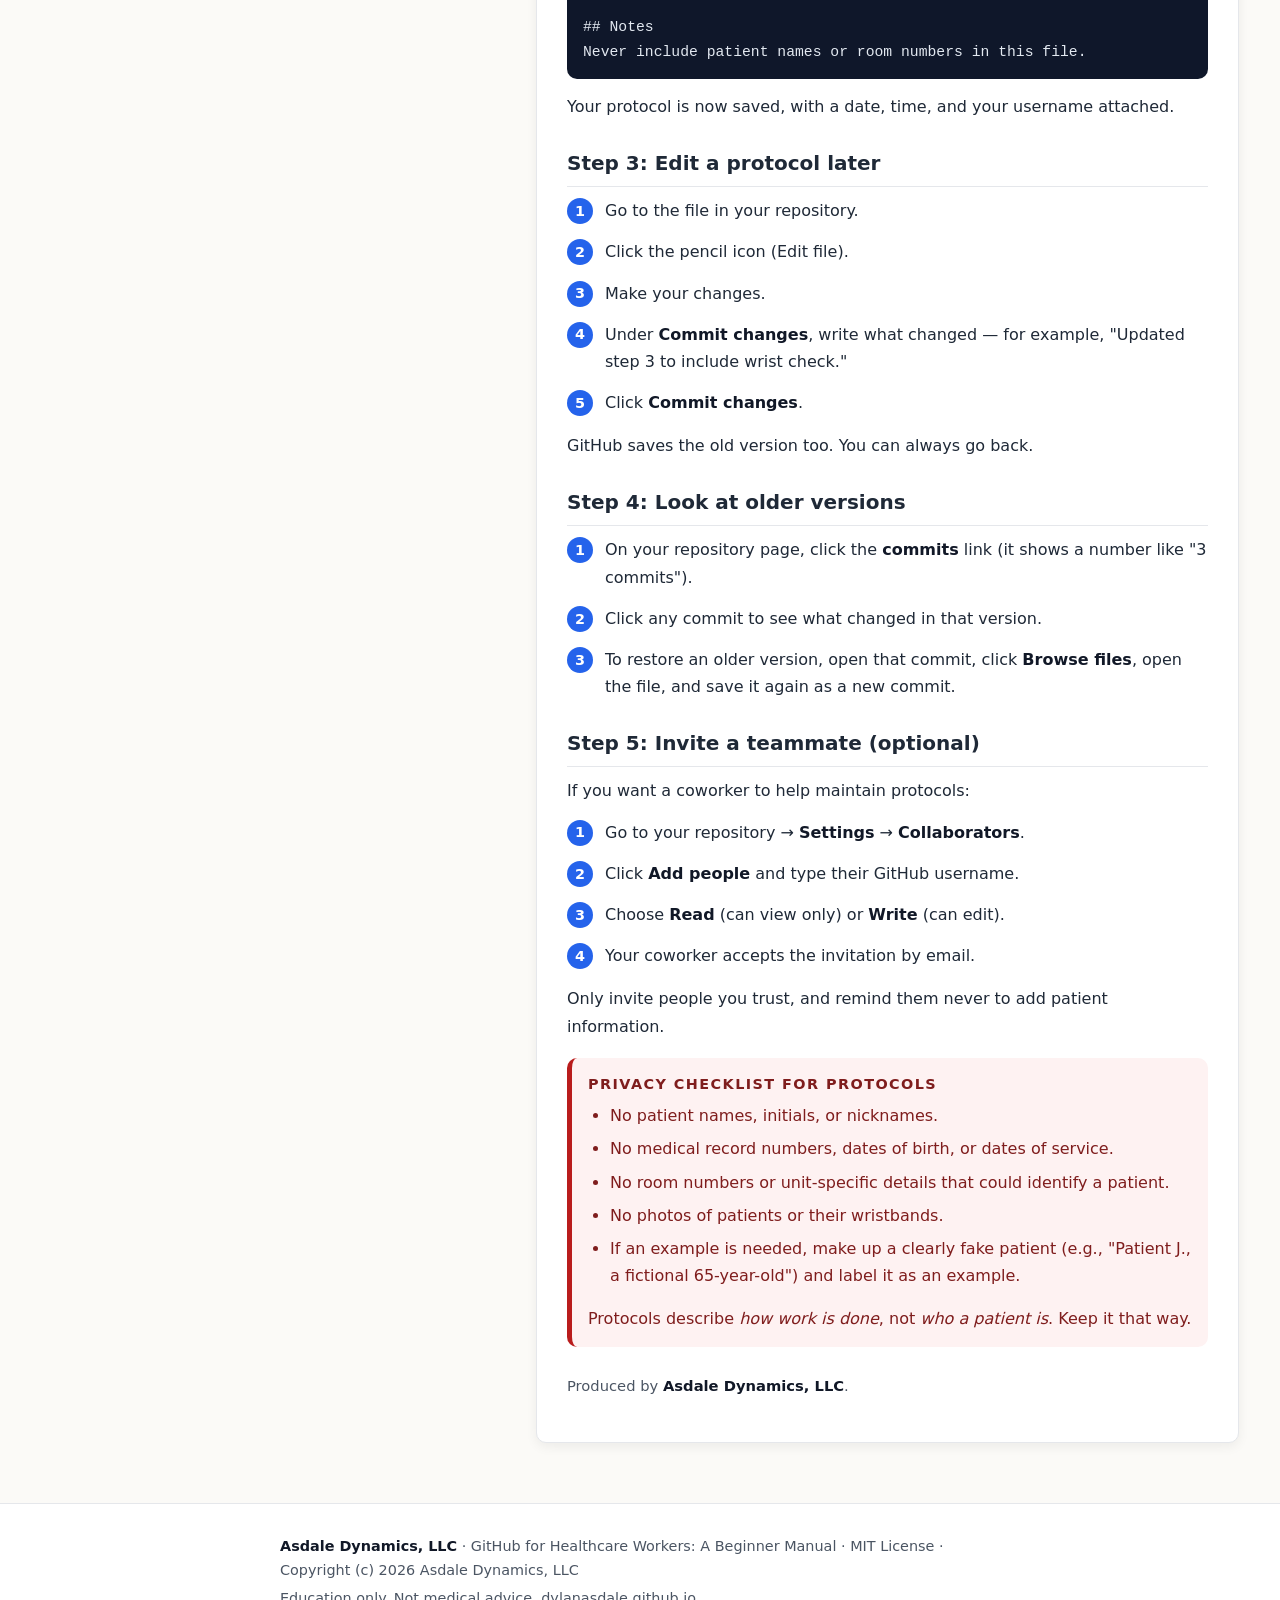
<file: site/pages/protocols.html>
<!DOCTYPE html>
<html lang="en">
<head>
<meta charset="utf-8">
<meta name="viewport" content="width=device-width, initial-scale=1">
<title>3. Documenting Protocols &middot; GitHub for Healthcare Workers</title>
<link rel="stylesheet" href="../css/style.css">
</head>
<body>
<a class="skip-link" href="#start">Skip to content</a>
<header class="site-header">
  <div class="header-inner">
    <a class="brand" href="../index.html"><span class="mark">AD</span>Asdale Dynamics, LLC</a>
    <nav>
      <ul class="nav-list">
        <li><a href="../index.html">Home</a></li>
        <li><a href="getting-started.html">Getting started</a></li>
        <li><a href="account.html">Your account</a></li>
        <li><a href="protocols.html" class="active">Protocols</a></li>
        <li><a href="templates.html">Templates</a></li>
        <li><a href="shift-sheets.html">Shift sheets</a></li>
        <li><a href="privacy.html">Privacy &amp; safety</a></li>
        <li><a href="glossary.html">Glossary</a></li>
      </ul>
    </nav>
  </div>
</header>

<main class="layout">
  <aside class="sidebar">
    <h2>Manual</h2>
    <ul>
      <li><a href="getting-started.html">1. Getting started</a></li>
      <li><a href="account.html">2. Your GitHub account</a></li>
      <li><a href="protocols.html" class="active">3. Documenting protocols</a></li>
      <li><a href="templates.html">4. Sharing templates</a></li>
      <li><a href="shift-sheets.html">5. Version-controlling shift sheets</a></li>
      <li><a href="privacy.html">6. Privacy &amp; safety</a></li>
      <li><a href="glossary.html">Glossary</a></li>
    </ul>
  </aside>

  <article id="start">
    <header>
      <p class="kicker">Chapter 3 &middot; Documenting protocols</p>
      <h1>Documenting Protocols</h1>
    </header>

    <p>A protocol is a step-by-step guide for a clinical task &mdash; for
    example, how to admit a patient, how to respond to a fall, or how to handle
    a medication error. This chapter shows how to create a protocol repository,
    write a protocol in plain text, save changes, and review the history.</p>
    <p>GitHub stores documents as plain text files using a simple format called
    Markdown. It looks like normal writing with a few shortcuts for headings
    and lists. You do not need to learn programming.</p>

    <h2>Step 1: Create a repository for your protocols</h2>
    <ol class="steps">
      <li>Sign in to GitHub.</li>
      <li>Click the <strong>+</strong> icon (top right) &rarr; <strong>New repository</strong>.</li>
      <li>Name it something clear, like <code>unit-protocols</code>.</li>
      <li>Choose <strong>Public</strong> or <strong>Private</strong>. Private
      means only people you invite can see it. For workplace documents, Private
      is usually the safer choice.</li>
      <li>Do <strong>not</strong> check any boxes about adding patient or workplace data.</li>
      <li>Click <strong>Create repository</strong>.</li>
    </ol>
    <p>Your repository is now an empty folder on GitHub.</p>

    <h2>Step 2: Add your first protocol file</h2>
    <ol class="steps">
      <li>On your repository page, click <strong>Add file</strong> &rarr;
      <strong>Create new file</strong>.</li>
      <li>Name the file with <code>.md</code> at the end, for example
      <code>fall-response.md</code>. The <code>.md</code> tells GitHub it is a Markdown document.</li>
      <li>Write the protocol in plain English.</li>
      <li>Under <strong>Commit changes</strong>, type a short note like "Add fall response protocol."</li>
      <li>Click <strong>Commit changes</strong> twice to confirm.</li>
    </ol>

    <pre><code># Fall Response Protocol

## Purpose
What to do when a patient falls.

## When to use
Any time a patient is found on the floor or reports a fall.

## Steps
1. Stay with the patient. Do not move them unless they are in danger.
2. Call for help according to your unit's procedure.
3. Check for injuries: head, hips, wrists, and any pain.
4. Report the fall to the charge nurse.
5. Document the fall in the incident reporting system.

## Notes
Never include patient names or room numbers in this file.</code></pre>

    <p>Your protocol is now saved, with a date, time, and your username attached.</p>

    <h2>Step 3: Edit a protocol later</h2>
    <ol class="steps">
      <li>Go to the file in your repository.</li>
      <li>Click the pencil icon (Edit file).</li>
      <li>Make your changes.</li>
      <li>Under <strong>Commit changes</strong>, write what changed &mdash; for
      example, "Updated step 3 to include wrist check."</li>
      <li>Click <strong>Commit changes</strong>.</li>
    </ol>
    <p>GitHub saves the old version too. You can always go back.</p>

    <h2>Step 4: Look at older versions</h2>
    <ol class="steps">
      <li>On your repository page, click the <strong>commits</strong> link (it shows a number like "3 commits").</li>
      <li>Click any commit to see what changed in that version.</li>
      <li>To restore an older version, open that commit, click <strong>Browse files</strong>, open the file, and save it again as a new commit.</li>
    </ol>

    <h2>Step 5: Invite a teammate (optional)</h2>
    <p>If you want a coworker to help maintain protocols:</p>
    <ol class="steps">
      <li>Go to your repository &rarr; <strong>Settings</strong> &rarr; <strong>Collaborators</strong>.</li>
      <li>Click <strong>Add people</strong> and type their GitHub username.</li>
      <li>Choose <strong>Read</strong> (can view only) or <strong>Write</strong> (can edit).</li>
      <li>Your coworker accepts the invitation by email.</li>
    </ol>
    <p>Only invite people you trust, and remind them never to add patient
    information.</p>

    <div class="callout privacy">
      <div class="title">Privacy checklist for protocols</div>
      <ul>
        <li>No patient names, initials, or nicknames.</li>
        <li>No medical record numbers, dates of birth, or dates of service.</li>
        <li>No room numbers or unit-specific details that could identify a patient.</li>
        <li>No photos of patients or their wristbands.</li>
        <li>If an example is needed, make up a clearly fake patient (e.g., "Patient J., a fictional 65-year-old") and label it as an example.</li>
      </ul>
      <p style="margin:0">Protocols describe <em>how work is done</em>, not
      <em>who a patient is</em>. Keep it that way.</p>
    </div>

    <p style="margin-top:26px;color:var(--muted);font-size:0.92rem">
      Produced by <strong>Asdale Dynamics, LLC</strong>.
    </p>
  </article>
</main>

<footer class="site-footer">
  <div class="footer-inner">
    <p><strong>Asdale Dynamics, LLC</strong> &middot; GitHub for Healthcare Workers: A Beginner Manual &middot; MIT License &middot; Copyright (c) 2026 Asdale Dynamics, LLC</p>
    <p>Education only. Not medical advice. <a href="https://dylanasdale.github.io" target="_blank" rel="noopener">dylanasdale.github.io</a></p>
  </div>
</footer>
</body>
</html>
</file>
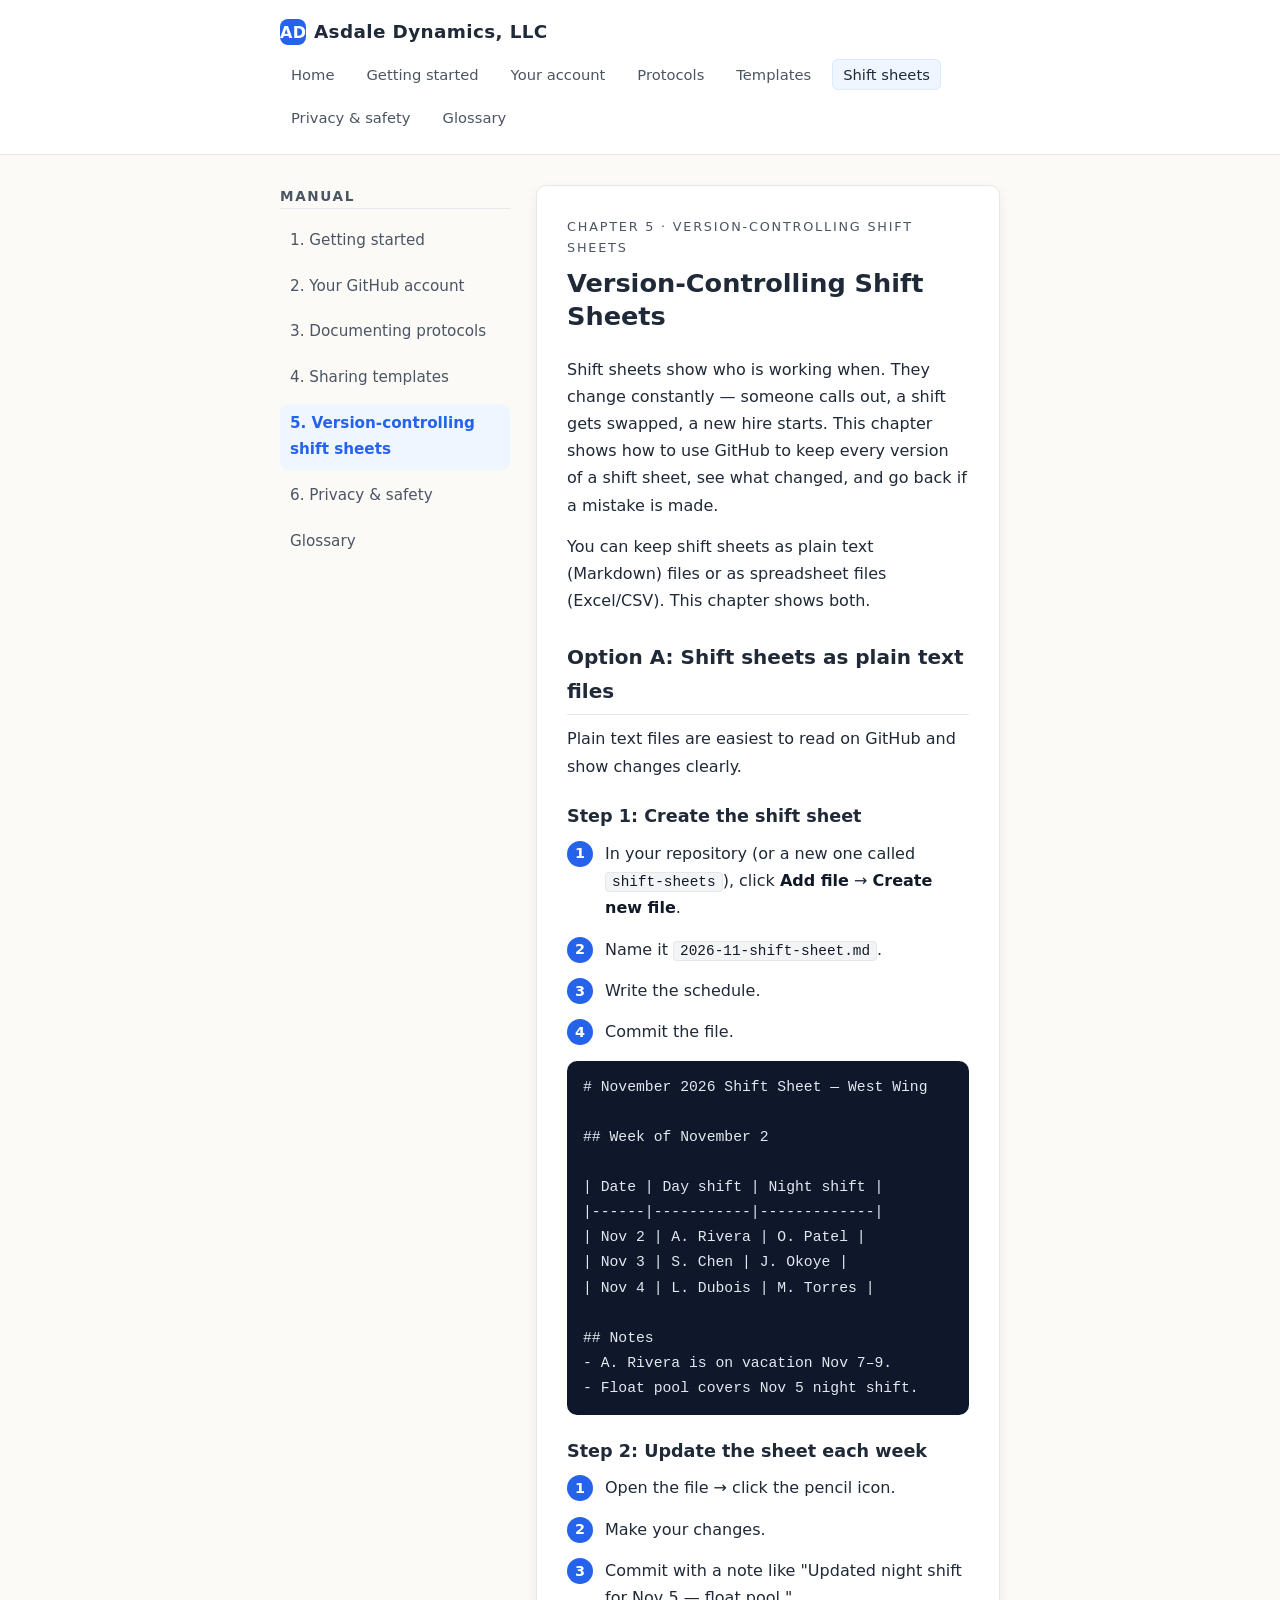
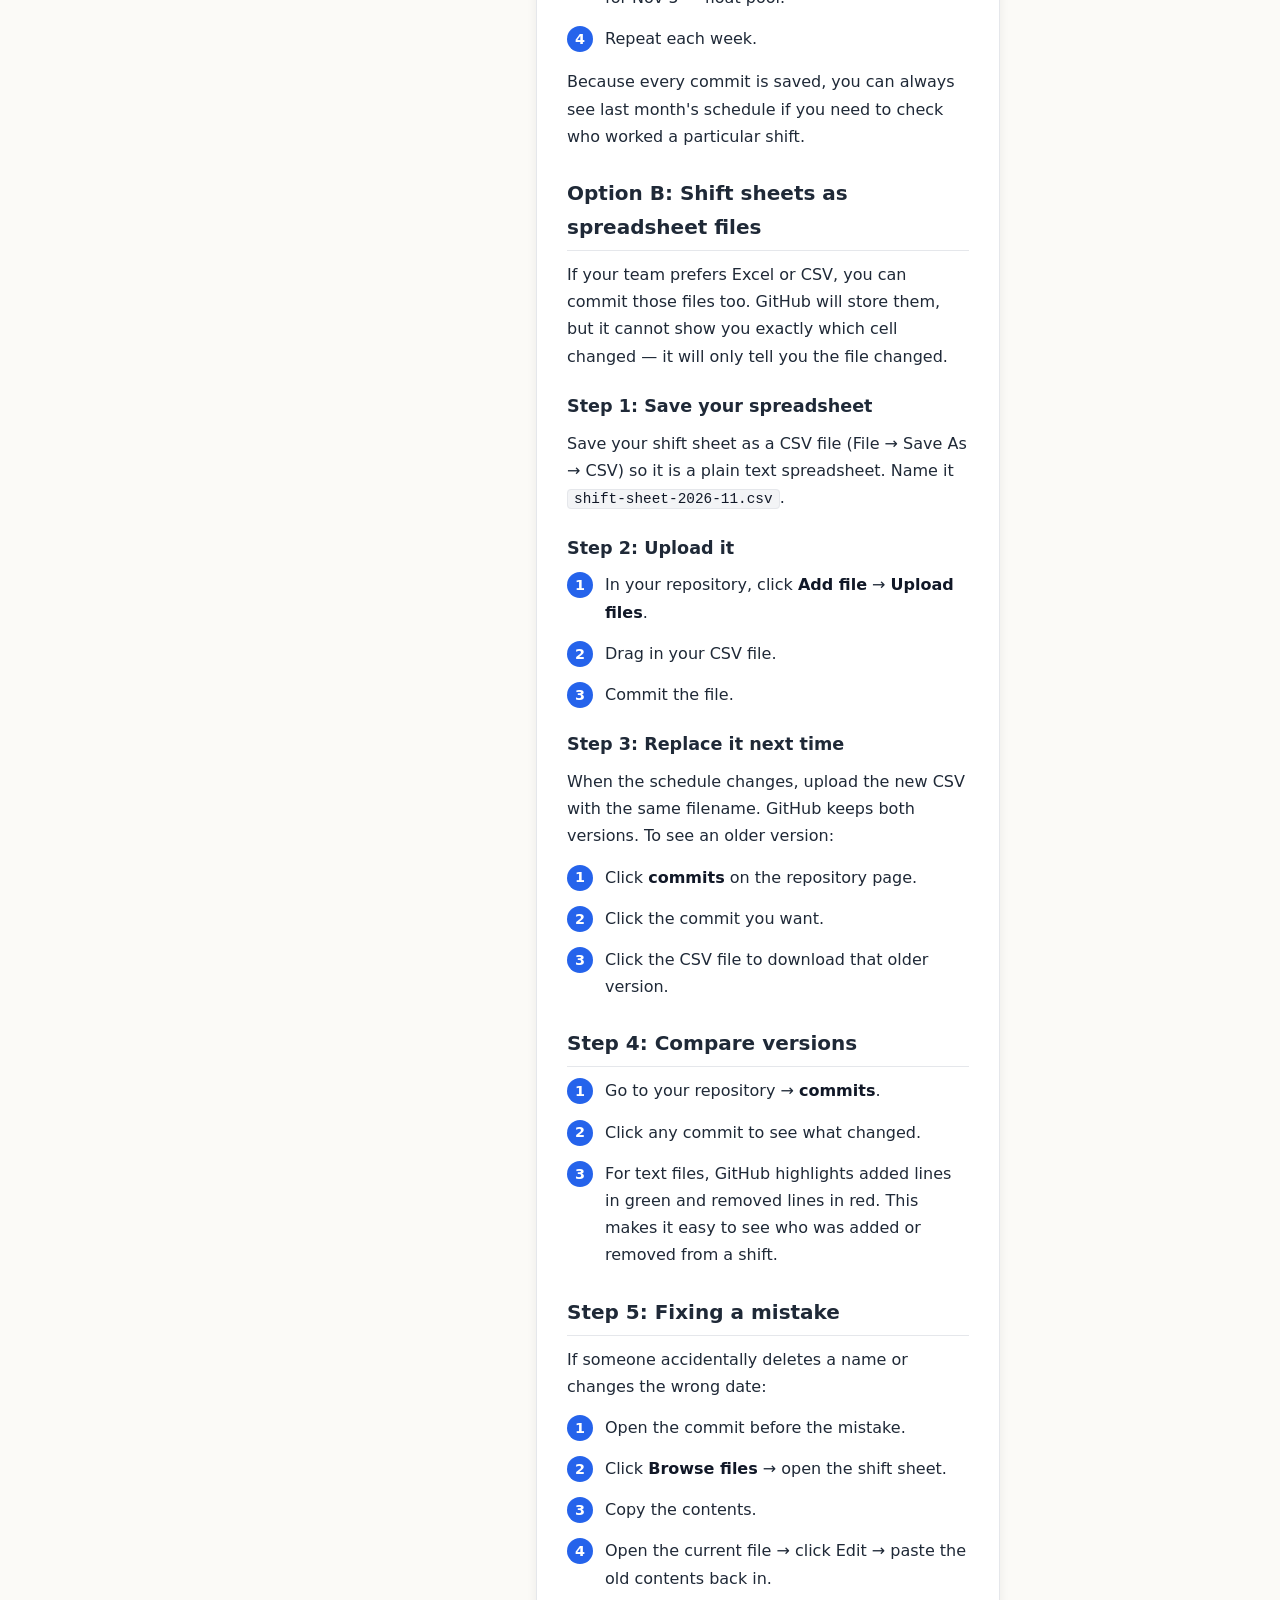
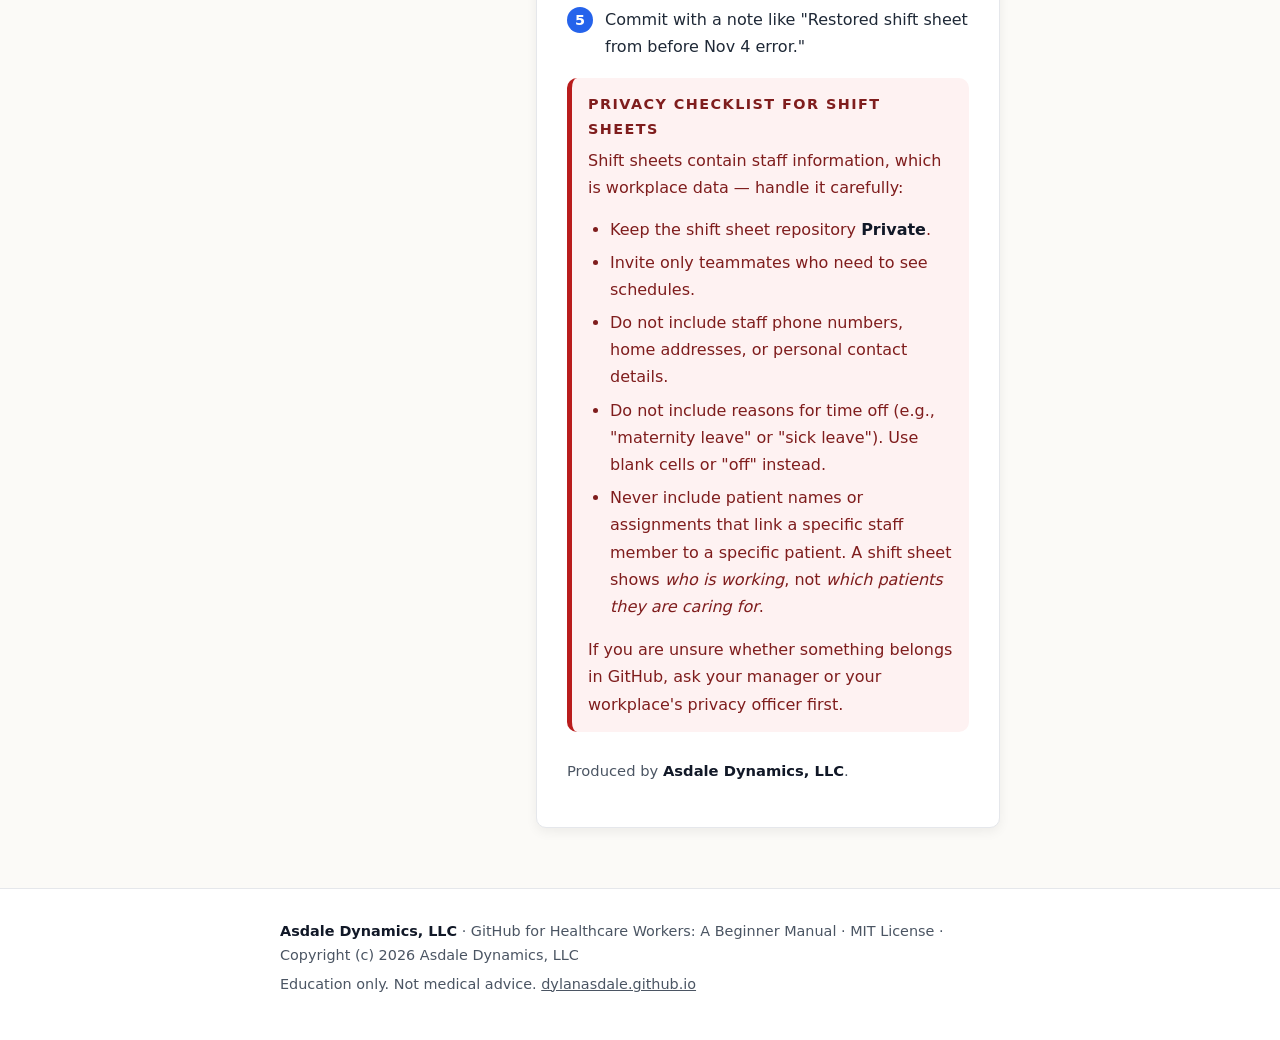
<file: site/pages/shift-sheets.html>
<!DOCTYPE html>
<html lang="en">
<head>
<meta charset="utf-8">
<meta name="viewport" content="width=device-width, initial-scale=1">
<title>5. Version-Controlling Shift Sheets &middot; GitHub for Healthcare Workers</title>
<link rel="stylesheet" href="../css/style.css">
</head>
<body>
<a class="skip-link" href="#start">Skip to content</a>
<header class="site-header">
  <div class="header-inner">
    <a class="brand" href="../index.html"><span class="mark">AD</span>Asdale Dynamics, LLC</a>
    <nav>
      <ul class="nav-list">
        <li><a href="../index.html">Home</a></li>
        <li><a href="getting-started.html">Getting started</a></li>
        <li><a href="account.html">Your account</a></li>
        <li><a href="protocols.html">Protocols</a></li>
        <li><a href="templates.html">Templates</a></li>
        <li><a href="shift-sheets.html" class="active">Shift sheets</a></li>
        <li><a href="privacy.html">Privacy &amp; safety</a></li>
        <li><a href="glossary.html">Glossary</a></li>
      </ul>
    </nav>
  </div>
</header>

<main class="layout">
  <aside class="sidebar">
    <h2>Manual</h2>
    <ul>
      <li><a href="getting-started.html">1. Getting started</a></li>
      <li><a href="account.html">2. Your GitHub account</a></li>
      <li><a href="protocols.html">3. Documenting protocols</a></li>
      <li><a href="templates.html">4. Sharing templates</a></li>
      <li><a href="shift-sheets.html" class="active">5. Version-controlling shift sheets</a></li>
      <li><a href="privacy.html">6. Privacy &amp; safety</a></li>
      <li><a href="glossary.html">Glossary</a></li>
    </ul>
  </aside>

  <article id="start">
    <header>
      <p class="kicker">Chapter 5 &middot; Version-controlling shift sheets</p>
      <h1>Version-Controlling Shift Sheets</h1>
    </header>

    <p>Shift sheets show who is working when. They change constantly &mdash;
    someone calls out, a shift gets swapped, a new hire starts. This chapter
    shows how to use GitHub to keep every version of a shift sheet, see what
    changed, and go back if a mistake is made.</p>
    <p>You can keep shift sheets as plain text (Markdown) files or as
    spreadsheet files (Excel/CSV). This chapter shows both.</p>

    <h2>Option A: Shift sheets as plain text files</h2>
    <p>Plain text files are easiest to read on GitHub and show changes clearly.</p>

    <h3>Step 1: Create the shift sheet</h3>
    <ol class="steps">
      <li>In your repository (or a new one called <code>shift-sheets</code>),
      click <strong>Add file</strong> &rarr; <strong>Create new file</strong>.</li>
      <li>Name it <code>2026-11-shift-sheet.md</code>.</li>
      <li>Write the schedule.</li>
      <li>Commit the file.</li>
    </ol>

    <pre><code># November 2026 Shift Sheet — West Wing

## Week of November 2

| Date | Day shift | Night shift |
|------|-----------|-------------|
| Nov 2 | A. Rivera | O. Patel |
| Nov 3 | S. Chen | J. Okoye |
| Nov 4 | L. Dubois | M. Torres |

## Notes
- A. Rivera is on vacation Nov 7–9.
- Float pool covers Nov 5 night shift.</code></pre>

    <h3>Step 2: Update the sheet each week</h3>
    <ol class="steps">
      <li>Open the file &rarr; click the pencil icon.</li>
      <li>Make your changes.</li>
      <li>Commit with a note like "Updated night shift for Nov 5 — float pool."</li>
      <li>Repeat each week.</li>
    </ol>
    <p>Because every commit is saved, you can always see last month's schedule
    if you need to check who worked a particular shift.</p>

    <h2>Option B: Shift sheets as spreadsheet files</h2>
    <p>If your team prefers Excel or CSV, you can commit those files too.
    GitHub will store them, but it cannot show you exactly which cell changed
    &mdash; it will only tell you the file changed.</p>

    <h3>Step 1: Save your spreadsheet</h3>
    <p>Save your shift sheet as a CSV file (File &rarr; Save As &rarr; CSV) so
    it is a plain text spreadsheet. Name it <code>shift-sheet-2026-11.csv</code>.</p>

    <h3>Step 2: Upload it</h3>
    <ol class="steps">
      <li>In your repository, click <strong>Add file</strong> &rarr;
      <strong>Upload files</strong>.</li>
      <li>Drag in your CSV file.</li>
      <li>Commit the file.</li>
    </ol>

    <h3>Step 3: Replace it next time</h3>
    <p>When the schedule changes, upload the new CSV with the same filename.
    GitHub keeps both versions. To see an older version:</p>
    <ol class="steps">
      <li>Click <strong>commits</strong> on the repository page.</li>
      <li>Click the commit you want.</li>
      <li>Click the CSV file to download that older version.</li>
    </ol>

    <h2>Step 4: Compare versions</h2>
    <ol class="steps">
      <li>Go to your repository &rarr; <strong>commits</strong>.</li>
      <li>Click any commit to see what changed.</li>
      <li>For text files, GitHub highlights added lines in green and removed lines in red. This makes it easy to see who was added or removed from a shift.</li>
    </ol>

    <h2>Step 5: Fixing a mistake</h2>
    <p>If someone accidentally deletes a name or changes the wrong date:</p>
    <ol class="steps">
      <li>Open the commit before the mistake.</li>
      <li>Click <strong>Browse files</strong> &rarr; open the shift sheet.</li>
      <li>Copy the contents.</li>
      <li>Open the current file &rarr; click Edit &rarr; paste the old contents back in.</li>
      <li>Commit with a note like "Restored shift sheet from before Nov 4 error."</li>
    </ol>

    <div class="callout privacy">
      <div class="title">Privacy checklist for shift sheets</div>
      <p>Shift sheets contain staff information, which is workplace data &mdash;
      handle it carefully:</p>
      <ul>
        <li>Keep the shift sheet repository <strong>Private</strong>.</li>
        <li>Invite only teammates who need to see schedules.</li>
        <li>Do not include staff phone numbers, home addresses, or personal contact details.</li>
        <li>Do not include reasons for time off (e.g., "maternity leave" or "sick leave"). Use blank cells or "off" instead.</li>
        <li>Never include patient names or assignments that link a specific staff member to a specific patient. A shift sheet shows <em>who is working</em>, not <em>which patients they are caring for</em>.</li>
      </ul>
      <p style="margin:0">If you are unsure whether something belongs in GitHub,
      ask your manager or your workplace's privacy officer first.</p>
    </div>

    <p style="margin-top:26px;color:var(--muted);font-size:0.92rem">
      Produced by <strong>Asdale Dynamics, LLC</strong>.
    </p>
  </article>
</main>

<footer class="site-footer">
  <div class="footer-inner">
    <p><strong>Asdale Dynamics, LLC</strong> &middot; GitHub for Healthcare Workers: A Beginner Manual &middot; MIT License &middot; Copyright (c) 2026 Asdale Dynamics, LLC</p>
    <p>Education only. Not medical advice. <a href="https://dylanasdale.github.io" target="_blank" rel="noopener">dylanasdale.github.io</a></p>
  </div>
</footer>
</body>
</html>
</file>
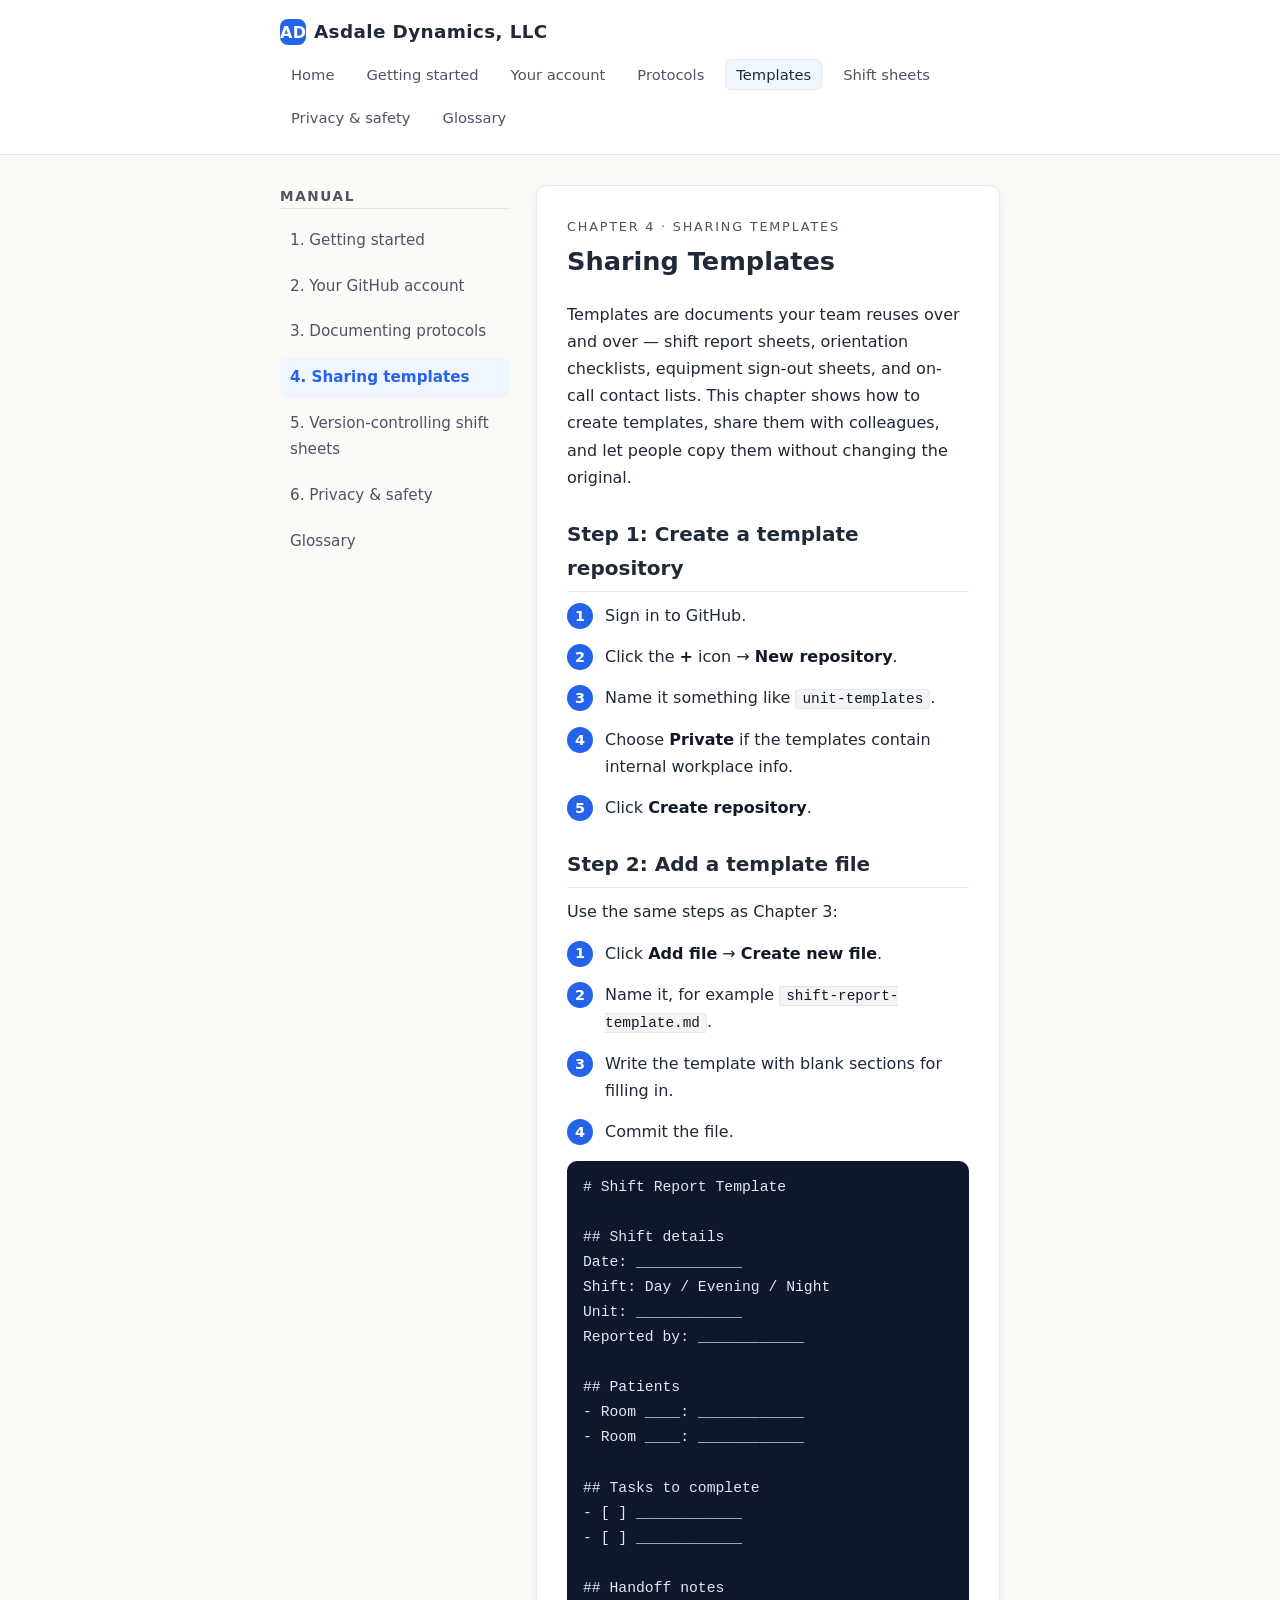
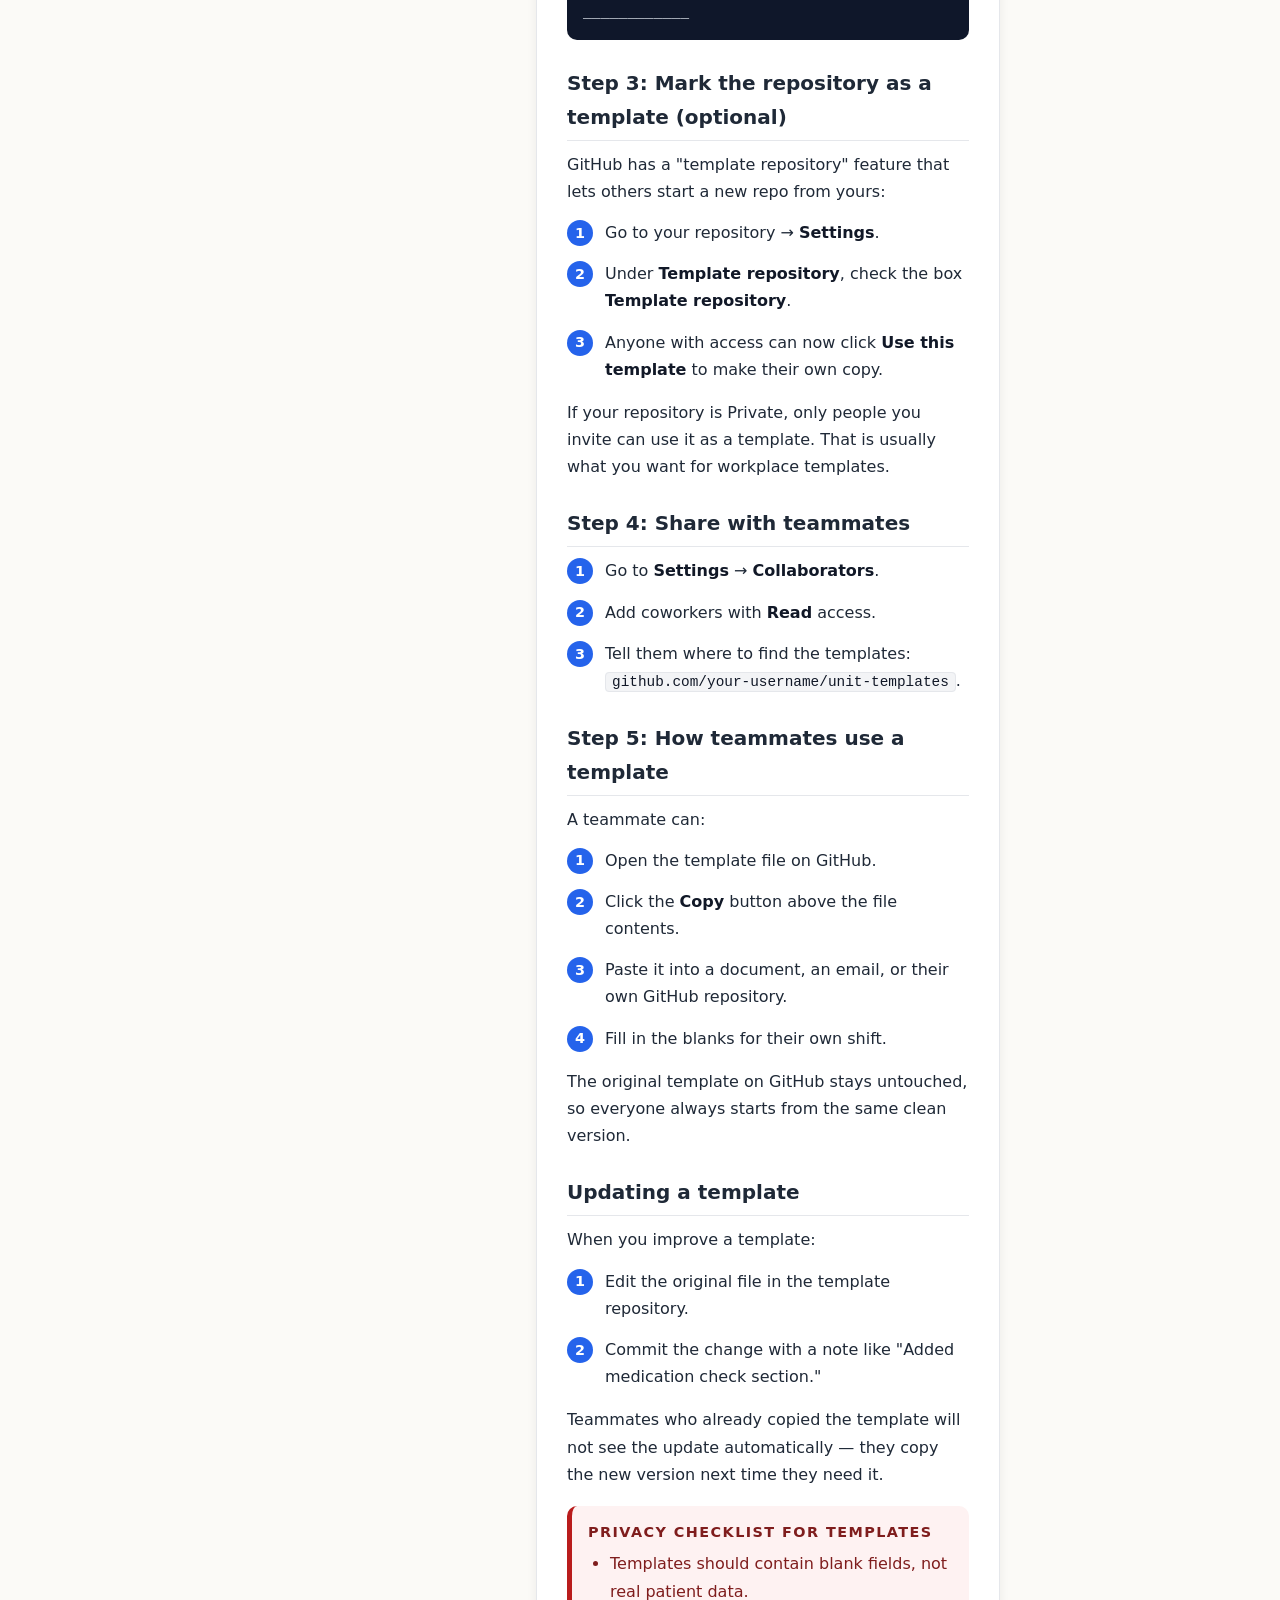
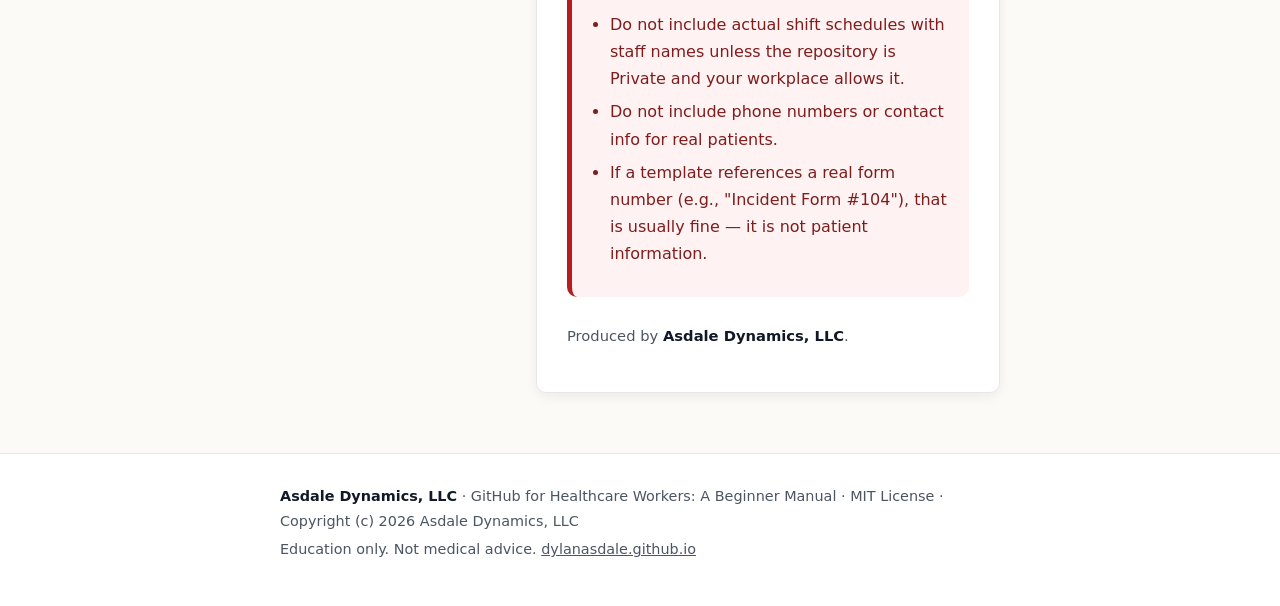
<file: site/pages/templates.html>
<!DOCTYPE html>
<html lang="en">
<head>
<meta charset="utf-8">
<meta name="viewport" content="width=device-width, initial-scale=1">
<title>4. Sharing Templates &middot; GitHub for Healthcare Workers</title>
<link rel="stylesheet" href="../css/style.css">
</head>
<body>
<a class="skip-link" href="#start">Skip to content</a>
<header class="site-header">
  <div class="header-inner">
    <a class="brand" href="../index.html"><span class="mark">AD</span>Asdale Dynamics, LLC</a>
    <nav>
      <ul class="nav-list">
        <li><a href="../index.html">Home</a></li>
        <li><a href="getting-started.html">Getting started</a></li>
        <li><a href="account.html">Your account</a></li>
        <li><a href="protocols.html">Protocols</a></li>
        <li><a href="templates.html" class="active">Templates</a></li>
        <li><a href="shift-sheets.html">Shift sheets</a></li>
        <li><a href="privacy.html">Privacy &amp; safety</a></li>
        <li><a href="glossary.html">Glossary</a></li>
      </ul>
    </nav>
  </div>
</header>

<main class="layout">
  <aside class="sidebar">
    <h2>Manual</h2>
    <ul>
      <li><a href="getting-started.html">1. Getting started</a></li>
      <li><a href="account.html">2. Your GitHub account</a></li>
      <li><a href="protocols.html">3. Documenting protocols</a></li>
      <li><a href="templates.html" class="active">4. Sharing templates</a></li>
      <li><a href="shift-sheets.html">5. Version-controlling shift sheets</a></li>
      <li><a href="privacy.html">6. Privacy &amp; safety</a></li>
      <li><a href="glossary.html">Glossary</a></li>
    </ul>
  </aside>

  <article id="start">
    <header>
      <p class="kicker">Chapter 4 &middot; Sharing templates</p>
      <h1>Sharing Templates</h1>
    </header>

    <p>Templates are documents your team reuses over and over &mdash; shift
    report sheets, orientation checklists, equipment sign-out sheets, and
    on-call contact lists. This chapter shows how to create templates, share
    them with colleagues, and let people copy them without changing the
    original.</p>

    <h2>Step 1: Create a template repository</h2>
    <ol class="steps">
      <li>Sign in to GitHub.</li>
      <li>Click the <strong>+</strong> icon &rarr; <strong>New repository</strong>.</li>
      <li>Name it something like <code>unit-templates</code>.</li>
      <li>Choose <strong>Private</strong> if the templates contain internal workplace info.</li>
      <li>Click <strong>Create repository</strong>.</li>
    </ol>

    <h2>Step 2: Add a template file</h2>
    <p>Use the same steps as Chapter 3:</p>
    <ol class="steps">
      <li>Click <strong>Add file</strong> &rarr; <strong>Create new file</strong>.</li>
      <li>Name it, for example <code>shift-report-template.md</code>.</li>
      <li>Write the template with blank sections for filling in.</li>
      <li>Commit the file.</li>
    </ol>

    <pre><code># Shift Report Template

## Shift details
Date: ____________
Shift: Day / Evening / Night
Unit: ____________
Reported by: ____________

## Patients
- Room ____: ____________
- Room ____: ____________

## Tasks to complete
- [ ] ____________
- [ ] ____________

## Handoff notes
____________</code></pre>

    <h2>Step 3: Mark the repository as a template (optional)</h2>
    <p>GitHub has a "template repository" feature that lets others start a new
    repo from yours:</p>
    <ol class="steps">
      <li>Go to your repository &rarr; <strong>Settings</strong>.</li>
      <li>Under <strong>Template repository</strong>, check the box
      <strong>Template repository</strong>.</li>
      <li>Anyone with access can now click <strong>Use this template</strong> to make their own copy.</li>
    </ol>
    <p>If your repository is Private, only people you invite can use it as a
    template. That is usually what you want for workplace templates.</p>

    <h2>Step 4: Share with teammates</h2>
    <ol class="steps">
      <li>Go to <strong>Settings</strong> &rarr; <strong>Collaborators</strong>.</li>
      <li>Add coworkers with <strong>Read</strong> access.</li>
      <li>Tell them where to find the templates:
      <code>github.com/your-username/unit-templates</code>.</li>
    </ol>

    <h2>Step 5: How teammates use a template</h2>
    <p>A teammate can:</p>
    <ol class="steps">
      <li>Open the template file on GitHub.</li>
      <li>Click the <strong>Copy</strong> button above the file contents.</li>
      <li>Paste it into a document, an email, or their own GitHub repository.</li>
      <li>Fill in the blanks for their own shift.</li>
    </ol>
    <p>The original template on GitHub stays untouched, so everyone always
    starts from the same clean version.</p>

    <h2>Updating a template</h2>
    <p>When you improve a template:</p>
    <ol class="steps">
      <li>Edit the original file in the template repository.</li>
      <li>Commit the change with a note like "Added medication check section."</li>
    </ol>
    <p>Teammates who already copied the template will not see the update
    automatically &mdash; they copy the new version next time they need it.</p>

    <div class="callout privacy">
      <div class="title">Privacy checklist for templates</div>
      <ul>
        <li>Templates should contain blank fields, not real patient data.</li>
        <li>Do not include actual shift schedules with staff names unless the repository is Private and your workplace allows it.</li>
        <li>Do not include phone numbers or contact info for real patients.</li>
        <li>If a template references a real form number (e.g., "Incident Form #104"), that is usually fine &mdash; it is not patient information.</li>
      </ul>
    </div>

    <p style="margin-top:26px;color:var(--muted);font-size:0.92rem">
      Produced by <strong>Asdale Dynamics, LLC</strong>.
    </p>
  </article>
</main>

<footer class="site-footer">
  <div class="footer-inner">
    <p><strong>Asdale Dynamics, LLC</strong> &middot; GitHub for Healthcare Workers: A Beginner Manual &middot; MIT License &middot; Copyright (c) 2026 Asdale Dynamics, LLC</p>
    <p>Education only. Not medical advice. <a href="https://dylanasdale.github.io" target="_blank" rel="noopener">dylanasdale.github.io</a></p>
  </div>
</footer>
</body>
</html>
</file>
<file: site/css/style.css>
/* Asdale Dynamics, LLC — GitHub for Healthcare Workers site styles
   Warm, clean, beginner-friendly. High contrast, generous spacing. */
:root {
  --bg: #fbfaf7;
  --surface: #ffffff;
  --ink: #1f2937;
  --muted: #4b5563;
  --line: #e5e7eb;
  --accent: #2563eb;
  --accent-hover: #1d4ed8;
  --green: #15803d;
  --amber: #b45309;
  --red: #b91c1c;
  --soft-blue: #eff6ff;
  --soft-amber: #fffbeb;
  --soft-red: #fef2f2;
  --radius: 10px;
  --shadow: 0 4px 12px rgba(0, 0, 0, 0.06);
  --max-width: 760px;
}

* { box-sizing: border-box; }
html { scroll-behavior: smooth; }

body {
  margin: 0;
  font-family: ui-sans-serif, system-ui, -apple-system, Segoe UI, Roboto, Helvetica, Arial, sans-serif;
  color: var(--ink);
  background: var(--bg);
  line-height: 1.7;
}

a { color: var(--accent); text-decoration: underline; }
a:hover { color: var(--accent-hover); }

/* Header */
.site-header {
  background: var(--surface);
  border-bottom: 1px solid var(--line);
  position: sticky;
  top: 0;
  z-index: 20;
}
.header-inner {
  max-width: var(--max-width);
  margin: 0 auto;
  padding: 16px 20px;
  display: flex;
  align-items: center;
  gap: 14px;
  flex-wrap: wrap;
}
.brand {
  font-weight: 800;
  font-size: 1.15rem;
  letter-spacing: 0.02em;
  color: var(--ink);
  text-decoration: none;
  display: flex;
  align-items: center;
  gap: 8px;
}
.brand .mark {
  width: 26px; height: 26px;
  border-radius: 8px;
  background: var(--accent);
  display: grid; place-items: center;
  color: #fff; font-weight: 900; font-size: 1rem;
}
.skip-link {
  position: absolute; left: -9999px; top: auto; width: 1px; height: 1px;
  overflow: hidden;
}
.skip-link:focus { position: fixed; top: 12px; left: 12px; width: auto; height: auto;
  background: #fff; border: 2px solid var(--ink); padding: 6px 10px; z-index: 100; }

/* Navigation */
nav { margin-left: auto; }
.nav-list {
  display: flex; gap: 10px; list-style: none; margin: 0; padding: 0;
  flex-wrap: wrap;
}
.nav-list a {
  text-decoration: none; color: var(--muted);
  padding: 6px 10px; border-radius: 6px; font-size: 0.92rem;
  border: 1px solid transparent;
}
.nav-list a:hover, .nav-list a.active {
  color: var(--ink); background: var(--soft-blue); border-color: #dbeafe;
}

/* Hero (home only) */
.hero {
  max-width: var(--max-width); margin: 32px auto 0; padding: 0 20px;
}
.hero h1 {
  font-size: 1.9rem; line-height: 1.25; margin: 0 0 10px; color: #111827;
}
.hero p { color: var(--muted); font-size: 1.05rem; margin: 0 0 18px; max-width: 640px; }
.tag {
  display: inline-flex; align-items: center; gap: 8px;
  background: var(--soft-amber); border: 1px solid #fde68a;
  color: #92400e; padding: 6px 12px; border-radius: 999px; font-size: 0.88rem; font-weight: 600;
}

/* Main layout */
.layout {
  max-width: var(--max-width); margin: 30px auto 60px; padding: 0 20px;
  display: grid; grid-template-columns: 1fr; gap: 26px;
}
@media (min-width: 760px) {
  .layout { grid-template-columns: 230px 1fr; }
}
aside.sidebar {
  position: sticky; top: 76px;
}
.sidebar h2 {
  font-size: 0.85rem; text-transform: uppercase; letter-spacing: 0.12em;
  color: var(--muted); margin: 0 0 12px; padding: 0;
}
.sidebar ul { list-style: none; margin: 0; padding: 0; }
.sidebar li { margin: 0 0 6px; }
.sidebar a {
  text-decoration: none; color: var(--muted); display: block;
  padding: 7px 10px; border-radius: 8px; font-size: 0.95rem;
}
.sidebar a:hover { background: #f3f4f6; color: var(--ink); }
.sidebar a.active { background: var(--soft-blue); color: var(--accent); font-weight: 600; }

main { min-width: 0; }

article { background: var(--surface); border: 1px solid var(--line);
  border-radius: var(--radius); padding: 30px; box-shadow: var(--shadow); }
article header { margin-bottom: 22px; }
article h1 { font-size: 1.6rem; margin: 0 0 6px; line-height: 1.3; }
article .kicker {
  font-size: 0.8rem; text-transform: uppercase; letter-spacing: 0.14em;
  color: var(--muted); margin: 0 0 8px;
}
article time { color: var(--muted); font-size: 0.88rem; }

h2 { font-size: 1.25rem; margin: 26px 0 10px; border-bottom: 1px solid var(--line);
  padding-bottom: 6px; }
h3 { font-size: 1.1rem; margin: 22px 0 8px; }
p { margin: 0 0 14px; }
ul, ol { margin: 6px 0 16px; padding-left: 22px; }
li { margin: 0 0 6px; }
strong { color: #111827; }

code {
  font-family: ui-monospace, SFMono-Regular, Menlo, Consolas, monospace;
  font-size: 0.9em; background: #f3f4f6; border: 1px solid var(--line);
  border-radius: 4px; padding: 1px 6px; color: #111827;
}
pre {
  background: #0f172a; color: #e2e8f0; border-radius: var(--radius);
  padding: 14px 16px; overflow-x: auto; margin: 14px 0;
}
pre code { background: transparent; border: none; padding: 0; color: inherit; font-size: 0.92rem; }

table { width: 100%; border-collapse: collapse; margin: 14px 0; font-size: 0.95rem; }
th, td { border: 1px solid var(--line); padding: 8px 10px; text-align: left; }
th { background: #f9fafb; font-weight: 700; color: #374151; }

/* Callout boxes */
.callout {
  border-radius: var(--radius); padding: 14px 16px; margin: 18px 0;
  border-left: 5px solid;
}
.callout .title { font-weight: 800; font-size: 0.9rem; text-transform: uppercase;
  letter-spacing: 0.1em; margin-bottom: 6px; }
.callout.privacy { background: var(--soft-red); border-color: var(--red); color: #7f1d1d; }
.callout.tip { background: var(--soft-blue); border-color: var(--accent); color: #1e3a8a; }
.callout.warn { background: var(--soft-amber); border-color: var(--amber); color: #78350f; }

ol.steps { counter-reset: step; list-style: none; padding-left: 0; }
ol.steps li { counter-increment: step; margin: 0 0 14px; padding-left: 38px; position: relative; }
ol.steps li::before {
  content: counter(step); position: absolute; left: 0; top: 1px;
  width: 26px; height: 26px; border-radius: 50%; background: var(--accent);
  color: #fff; font-weight: 800; font-size: 0.9rem; display: grid; place-items: center;
}

/* Buttons */
.btn {
  display: inline-block; background: var(--accent); color: #fff; border: none;
  border-radius: 8px; padding: 10px 16px; font-size: 0.95rem; font-weight: 600;
  text-decoration: none; cursor: pointer;
}
.btn:hover { background: var(--accent-hover); }
.btn.secondary { background: #f3f4f6; color: var(--ink); border: 1px solid var(--line); }
.btn.secondary:hover { background: #e5e7eb; }

/* Footer */
.site-footer {
  border-top: 1px solid var(--line); background: var(--surface);
  margin-top: 40px;
}
.footer-inner { max-width: var(--max-width); margin: 0 auto; padding: 26px 20px 40px;
  color: var(--muted); font-size: 0.9rem; }
.footer-inner a { color: var(--muted); text-decoration: underline; }
.footer-inner p { margin: 4px 0; }

/* Chapter chip on home page */
.chapter-grid { display: grid; grid-template-columns: repeat(auto-fit, minmax(260px, 1fr)); gap: 14px; margin-top: 10px; }
.chapter-card {
  border: 1px solid var(--line); border-radius: var(--radius); padding: 16px;
  background: var(--surface);
}
.chapter-card h3 { margin: 0 0 8px; font-size: 1rem; border: none; padding: 0; }
.chapter-card p { margin: 0; font-size: 0.9rem; color: var(--muted); }
.chapter-card a { text-decoration: none; color: inherit; }
.chapter-card:hover { border-color: #cbd5e1; background: #f8fafc; }

@media (max-width: 759px) {
  .hero h1 { font-size: 1.5rem; }
  article { padding: 20px; }
  .layout { margin: 20px auto 40px; padding: 0 14px; }
  .nav-list { gap: 6px; }
  .nav-list a { padding: 5px 8px; font-size: 0.85rem; }
}
</file>
